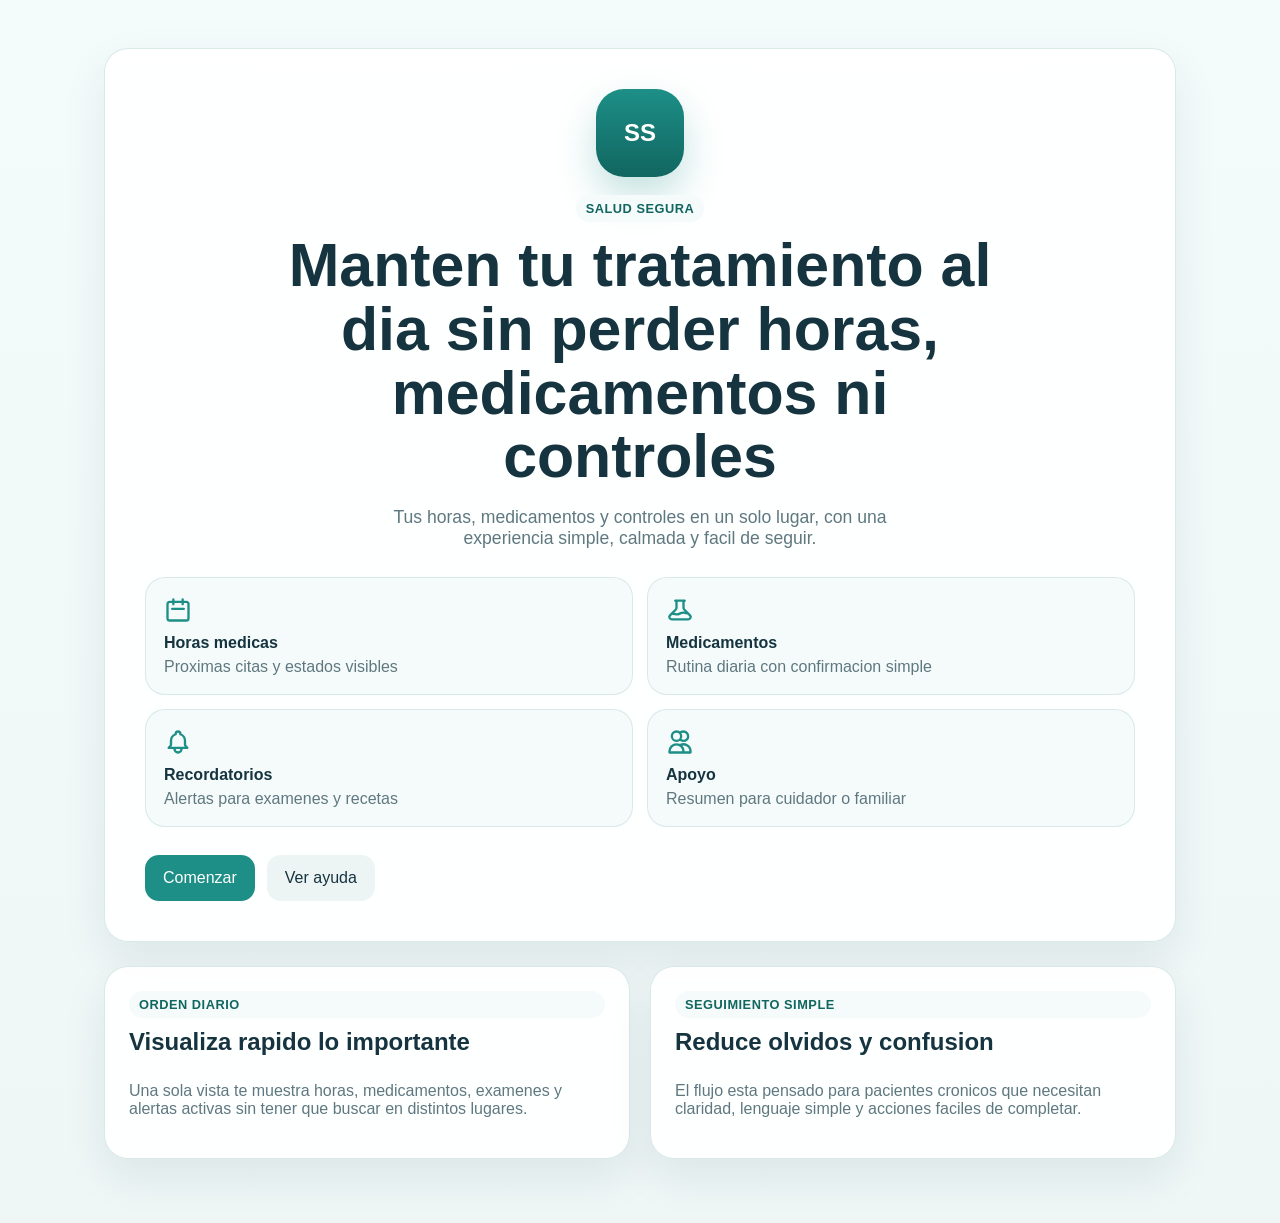
<file: index.html>
<!DOCTYPE html>
<html lang="es">
<head>
  <meta charset="UTF-8">
  <meta name="viewport" content="width=device-width, initial-scale=1.0">
  <title>Salud Segura | Inicio</title>
  <link rel="stylesheet" href="styles.css">
</head>
<body>
  <div class="app-shell landing-shell">
    <main class="screen landing-screen">
      <section class="hero-card hero-card-centered">
        <div class="brand-mark">SS</div>
        <span class="eyebrow">Salud Segura</span>
        <h1>Manten tu tratamiento al dia sin perder horas, medicamentos ni controles</h1>
        <p class="lead">Tus horas, medicamentos y controles en un solo lugar, con una experiencia simple, calmada y facil de seguir.</p>
        <div class="hero-feature-grid">
          <article class="benefit-tile">
            <svg class="tile-icon" fill="none" stroke="currentColor" viewBox="0 0 24 24" xmlns="http://www.w3.org/2000/svg"><path stroke-linecap="round" stroke-linejoin="round" stroke-width="2" d="M8 7V3m8 4V3m-9 8h10M5 21h14a2 2 0 002-2V7a2 2 0 00-2-2H5a2 2 0 00-2 2v12a2 2 0 002 2z"></path></svg>
            <strong>Horas medicas</strong>
            <span>Proximas citas y estados visibles</span>
          </article>
          <article class="benefit-tile">
            <svg class="tile-icon" fill="none" stroke="currentColor" viewBox="0 0 24 24" xmlns="http://www.w3.org/2000/svg"><path stroke-linecap="round" stroke-linejoin="round" stroke-width="2" d="M19.428 15.428a2 2 0 00-1.022-.547l-2.387-.477a6 6 0 00-3.86.517l-.318.158a6 6 0 01-3.86.517L6.05 15.21a2 2 0 00-1.806.547M8 4h8l-1 1v5.172a2 2 0 00.586 1.414l5 5c1.26 1.26.367 3.414-1.415 3.414H4.828c-1.782 0-2.674-2.154-1.414-3.414l5-5A2 2 0 009 10.172V5L8 4z"></path></svg>
            <strong>Medicamentos</strong>
            <span>Rutina diaria con confirmacion simple</span>
          </article>
          <article class="benefit-tile">
            <svg class="tile-icon" fill="none" stroke="currentColor" viewBox="0 0 24 24" xmlns="http://www.w3.org/2000/svg"><path stroke-linecap="round" stroke-linejoin="round" stroke-width="2" d="M15 17h5l-1.405-1.405A2.032 2.032 0 0118 14.158V11a6.002 6.002 0 00-4-5.659V5a2 2 0 10-4 0v.341C7.67 6.165 6 8.388 6 11v3.159c0 .538-.214 1.055-.595 1.436L4 17h5m6 0v1a3 3 0 11-6 0v-1m6 0H9"></path></svg>
            <strong>Recordatorios</strong>
            <span>Alertas para examenes y recetas</span>
          </article>
          <article class="benefit-tile">
            <svg class="tile-icon" fill="none" stroke="currentColor" viewBox="0 0 24 24" xmlns="http://www.w3.org/2000/svg"><path stroke-linecap="round" stroke-linejoin="round" stroke-width="2" d="M12 4.354a4 4 0 110 5.292M15 21H3v-1a6 6 0 0112 0v1zm0 0h6v-1a6 6 0 00-9-5.197M13 7a4 4 0 11-8 0 4 4 0 018 0z"></path></svg>
            <strong>Apoyo</strong>
            <span>Resumen para cuidador o familiar</span>
          </article>
        </div>
        <div class="hero-actions">
          <a class="button button-primary" href="dashboard.html">Comenzar</a>
          <a class="button button-secondary" href="ayuda.html">Ver ayuda</a>
        </div>
      </section>

      <section class="grid two-columns">
        <article class="card feature-card feature-card-vertical">
          <span class="card-label">Orden diario</span>
          <h2>Visualiza rapido lo importante</h2>
          <p>Una sola vista te muestra horas, medicamentos, examenes y alertas activas sin tener que buscar en distintos lugares.</p>
        </article>
        <article class="card feature-card feature-card-vertical">
          <span class="card-label">Seguimiento simple</span>
          <h2>Reduce olvidos y confusion</h2>
          <p>El flujo esta pensado para pacientes cronicos que necesitan claridad, lenguaje simple y acciones faciles de completar.</p>
        </article>
      </section>
    </main>
  </div>
</body>
</html>
</file>
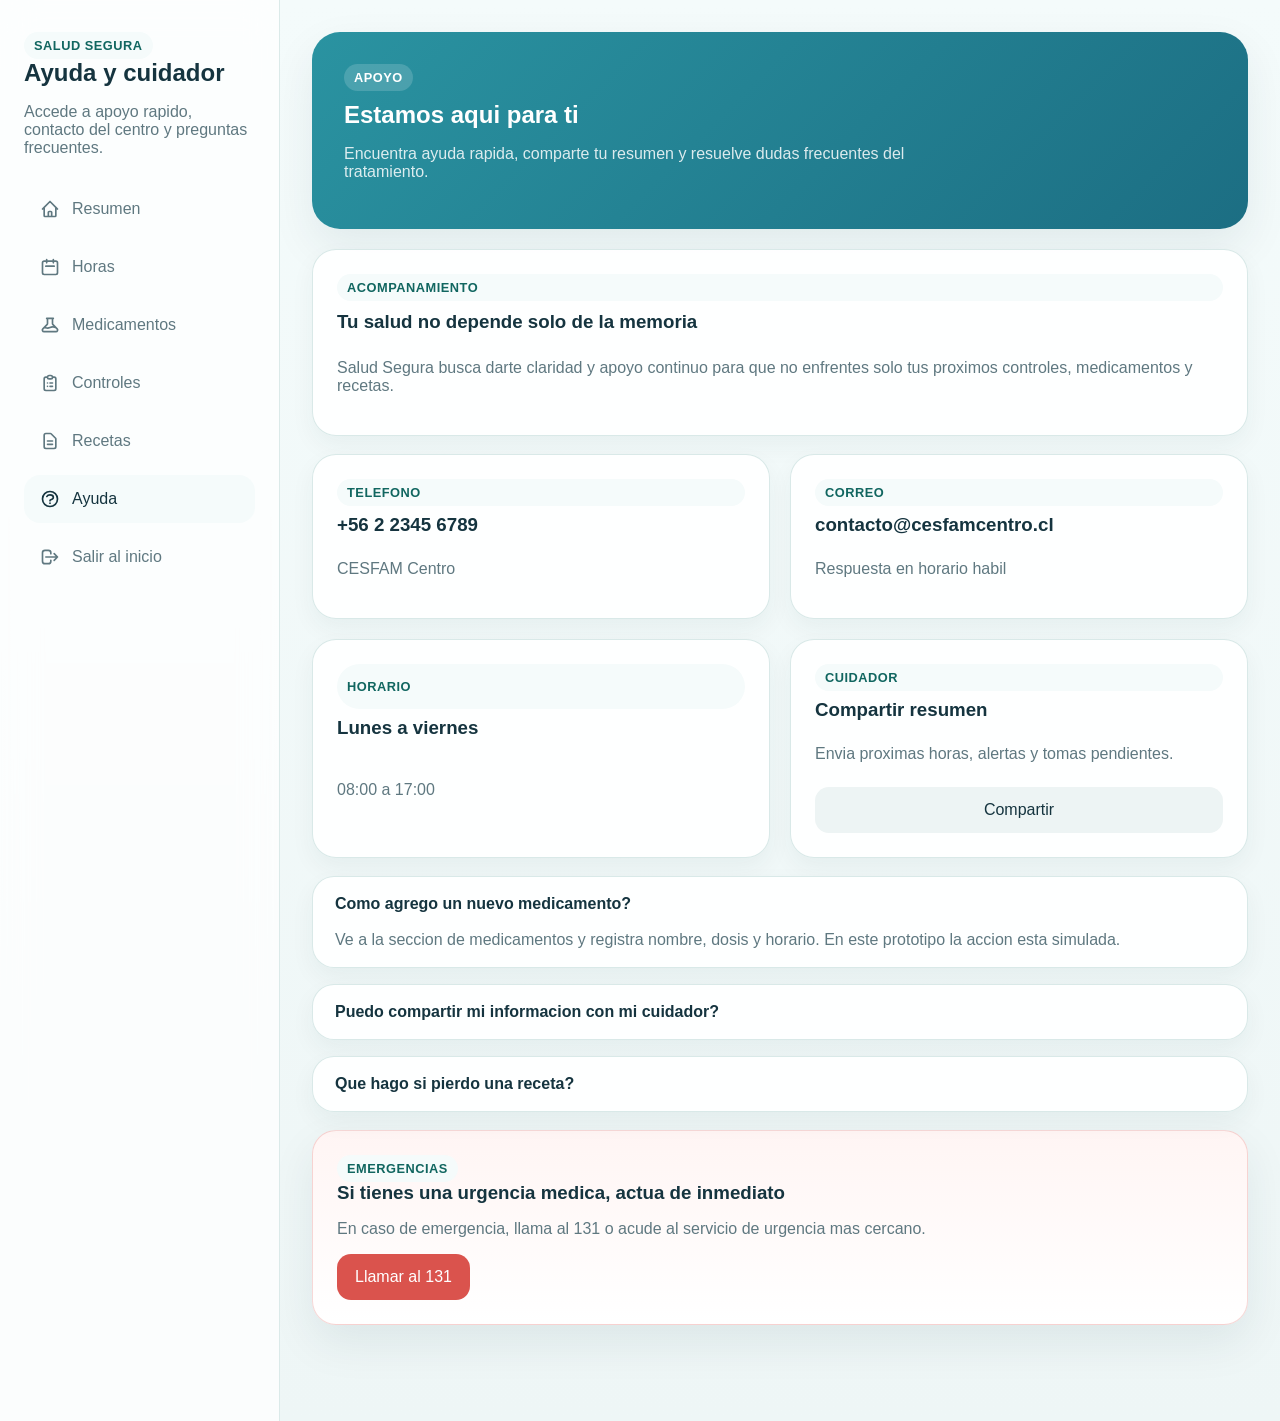
<file: ayuda.html>
<!DOCTYPE html>
<html lang="es">
<head>
  <meta charset="UTF-8">
  <meta name="viewport" content="width=device-width, initial-scale=1.0">
  <title>Salud Segura | Ayuda</title>
  <link rel="stylesheet" href="styles.css">
</head>
<body>
  <div class="app-shell">
    <aside class="sidebar">
      <div>
        <a href="index.html" class="eyebrow">Salud Segura</a>
        <h1>Ayuda y cuidador</h1>
        <p class="sidebar-copy">Accede a apoyo rapido, contacto del centro y preguntas frecuentes.</p>
      </div>
      <nav class="nav-list" aria-label="Principal">
        <a class="nav-link" href="dashboard.html"><svg class="nav-icon" fill="none" stroke="currentColor" viewBox="0 0 24 24" xmlns="http://www.w3.org/2000/svg"><path stroke-linecap="round" stroke-linejoin="round" stroke-width="2" d="M3 12l2-2m0 0l7-7 7 7M5 10v10a1 1 0 001 1h3m10-11l2 2m-2-2v10a1 1 0 01-1 1h-3m-6 0a1 1 0 001-1v-4a1 1 0 011-1h2a1 1 0 011 1v4a1 1 0 001 1m-6 0h6"></path></svg> Resumen</a>
        <a class="nav-link" href="horas.html"><svg class="nav-icon" fill="none" stroke="currentColor" viewBox="0 0 24 24" xmlns="http://www.w3.org/2000/svg"><path stroke-linecap="round" stroke-linejoin="round" stroke-width="2" d="M8 7V3m8 4V3m-9 8h10M5 21h14a2 2 0 002-2V7a2 2 0 00-2-2H5a2 2 0 00-2 2v12a2 2 0 002 2z"></path></svg> Horas</a>
        <a class="nav-link" href="medicamentos.html"><svg class="nav-icon" fill="none" stroke="currentColor" viewBox="0 0 24 24" xmlns="http://www.w3.org/2000/svg"><path stroke-linecap="round" stroke-linejoin="round" stroke-width="2" d="M19.428 15.428a2 2 0 00-1.022-.547l-2.387-.477a6 6 0 00-3.86.517l-.318.158a6 6 0 01-3.86.517L6.05 15.21a2 2 0 00-1.806.547M8 4h8l-1 1v5.172a2 2 0 00.586 1.414l5 5c1.26 1.26.367 3.414-1.415 3.414H4.828c-1.782 0-2.674-2.154-1.414-3.414l5-5A2 2 0 009 10.172V5L8 4z"></path></svg> Medicamentos</a>
        <a class="nav-link" href="controles.html"><svg class="nav-icon" fill="none" stroke="currentColor" viewBox="0 0 24 24" xmlns="http://www.w3.org/2000/svg"><path stroke-linecap="round" stroke-linejoin="round" stroke-width="2" d="M9 5H7a2 2 0 00-2 2v12a2 2 0 002 2h10a2 2 0 002-2V7a2 2 0 00-2-2h-2M9 5a2 2 0 002 2h2a2 2 0 002-2M9 5a2 2 0 012-2h2a2 2 0 012 2m-3 7h3m-3 4h3m-6-4h.01M9 16h.01"></path></svg> Controles</a>
        <a class="nav-link" href="recetas.html"><svg class="nav-icon" fill="none" stroke="currentColor" viewBox="0 0 24 24" xmlns="http://www.w3.org/2000/svg"><path stroke-linecap="round" stroke-linejoin="round" stroke-width="2" d="M9 12h6m-6 4h6m2 5H7a2 2 0 01-2-2V5a2 2 0 012-2h5.586a1 1 0 01.707.293l5.414 5.414a1 1 0 01.293.707V19a2 2 0 01-2 2z"></path></svg> Recetas</a>
        <a class="nav-link active" href="ayuda.html"><svg class="nav-icon" fill="none" stroke="currentColor" viewBox="0 0 24 24" xmlns="http://www.w3.org/2000/svg"><path stroke-linecap="round" stroke-linejoin="round" stroke-width="2" d="M8.228 9c.549-1.165 2.03-2 3.772-2 2.21 0 4 1.343 4 3 0 1.4-1.278 2.575-3.006 2.907-.542.104-.994.54-.994 1.093m0 3h.01M21 12a9 9 0 11-18 0 9 9 0 0118 0z"></path></svg> Ayuda</a>
        <a class="nav-link" href="index.html"><svg class="nav-icon" fill="none" stroke="currentColor" viewBox="0 0 24 24" xmlns="http://www.w3.org/2000/svg"><path stroke-linecap="round" stroke-linejoin="round" stroke-width="2" d="M17 16l4-4m0 0l-4-4m4 4H7m6 4v1a3 3 0 01-3 3H6a3 3 0 01-3-3V7a3 3 0 013-3h4a3 3 0 013 3v1"></path></svg> Salir al inicio</a>
      </nav>
    </aside>

    <main class="screen screen-with-bottom-nav">
      <section class="section-hero section-hero-primary">
        <div>
          <span class="eyebrow eyebrow-on-hero">Apoyo</span>
          <h2>Estamos aqui para ti</h2>
          <p class="hero-copy">Encuentra ayuda rapida, comparte tu resumen y resuelve dudas frecuentes del tratamiento.</p>
        </div>
      </section>

      <section class="card support-card">
        <span class="card-label">Acompanamiento</span>
        <h3>Tu salud no depende solo de la memoria</h3>
        <p>Salud Segura busca darte claridad y apoyo continuo para que no enfrentes solo tus proximos controles, medicamentos y recetas.</p>
      </section>

      <section class="grid two-columns">
        <article class="card contact-card">
          <span class="card-label">Telefono</span>
          <h3>+56 2 2345 6789</h3>
          <p>CESFAM Centro</p>
        </article>
        <article class="card contact-card">
          <span class="card-label">Correo</span>
          <h3>contacto@cesfamcentro.cl</h3>
          <p>Respuesta en horario habil</p>
        </article>
        <article class="card contact-card">
          <span class="card-label">Horario</span>
          <h3>Lunes a viernes</h3>
          <p>08:00 a 17:00</p>
        </article>
        <article class="card contact-card">
          <span class="card-label">Cuidador</span>
          <h3>Compartir resumen</h3>
          <p>Envia proximas horas, alertas y tomas pendientes.</p>
          <button class="button button-secondary" type="button">Compartir</button>
        </article>
      </section>

      <section class="stack faq-stack">
        <details class="faq-card" open>
          <summary>Como agrego un nuevo medicamento?</summary>
          <p>Ve a la seccion de medicamentos y registra nombre, dosis y horario. En este prototipo la accion esta simulada.</p>
        </details>
        <details class="faq-card">
          <summary>Puedo compartir mi informacion con mi cuidador?</summary>
          <p>Si. La app contempla un resumen simple para enviar a un familiar o persona de apoyo.</p>
        </details>
        <details class="faq-card">
          <summary>Que hago si pierdo una receta?</summary>
          <p>Contacta a tu centro de salud usando los datos disponibles en esta pantalla y solicita orientacion.</p>
        </details>
      </section>

      <section class="card emergency-card">
        <span class="card-label">Emergencias</span>
        <h3>Si tienes una urgencia medica, actua de inmediato</h3>
        <p>En caso de emergencia, llama al 131 o acude al servicio de urgencia mas cercano.</p>
        <button class="button button-danger" type="button">Llamar al 131</button>
      </section>
    </main>
  </div>

  <nav class="bottom-nav" aria-label="Principal movil">
    <a class="bottom-nav-link" href="dashboard.html">
    <svg class="bottom-nav-icon" fill="none" stroke="currentColor" viewBox="0 0 24 24" xmlns="http://www.w3.org/2000/svg"><path stroke-linecap="round" stroke-linejoin="round" stroke-width="2" d="M3 12l2-2m0 0l7-7 7 7M5 10v10a1 1 0 001 1h3m10-11l2 2m-2-2v10a1 1 0 01-1 1h-3m-6 0a1 1 0 001-1v-4a1 1 0 011-1h2a1 1 0 011 1v4a1 1 0 001 1m-6 0h6"></path></svg>
    Inicio</a>
    <a class="bottom-nav-link" href="horas.html">
    <svg class="bottom-nav-icon" fill="none" stroke="currentColor" viewBox="0 0 24 24" xmlns="http://www.w3.org/2000/svg"><path stroke-linecap="round" stroke-linejoin="round" stroke-width="2" d="M8 7V3m8 4V3m-9 8h10M5 21h14a2 2 0 002-2V7a2 2 0 00-2-2H5a2 2 0 00-2 2v12a2 2 0 002 2z"></path></svg>
    Horas</a>
    <a class="bottom-nav-link" href="medicamentos.html">
    <svg class="bottom-nav-icon" fill="none" stroke="currentColor" viewBox="0 0 24 24" xmlns="http://www.w3.org/2000/svg"><path stroke-linecap="round" stroke-linejoin="round" stroke-width="2" d="M19.428 15.428a2 2 0 00-1.022-.547l-2.387-.477a6 6 0 00-3.86.517l-.318.158a6 6 0 01-3.86.517L6.05 15.21a2 2 0 00-1.806.547M8 4h8l-1 1v5.172a2 2 0 00.586 1.414l5 5c1.26 1.26.367 3.414-1.415 3.414H4.828c-1.782 0-2.674-2.154-1.414-3.414l5-5A2 2 0 009 10.172V5L8 4z"></path></svg>
    Medic.</a>
    <a class="bottom-nav-link" href="controles.html">
    <svg class="bottom-nav-icon" fill="none" stroke="currentColor" viewBox="0 0 24 24" xmlns="http://www.w3.org/2000/svg"><path stroke-linecap="round" stroke-linejoin="round" stroke-width="2" d="M9 5H7a2 2 0 00-2 2v12a2 2 0 002 2h10a2 2 0 002-2V7a2 2 0 00-2-2h-2M9 5a2 2 0 002 2h2a2 2 0 002-2M9 5a2 2 0 012-2h2a2 2 0 012 2m-3 7h3m-3 4h3m-6-4h.01M9 16h.01"></path></svg>
    Control</a>
    <a class="bottom-nav-link active" href="ayuda.html">
    <svg class="bottom-nav-icon" fill="none" stroke="currentColor" viewBox="0 0 24 24" xmlns="http://www.w3.org/2000/svg"><path stroke-linecap="round" stroke-linejoin="round" stroke-width="2" d="M8.228 9c.549-1.165 2.03-2 3.772-2 2.21 0 4 1.343 4 3 0 1.4-1.278 2.575-3.006 2.907-.542.104-.994.54-.994 1.093m0 3h.01M21 12a9 9 0 11-18 0 9 9 0 0118 0z"></path></svg>
    Ayuda</a>
  </nav>

  <script src="script.js"></script>
</body>
</html>
</file>
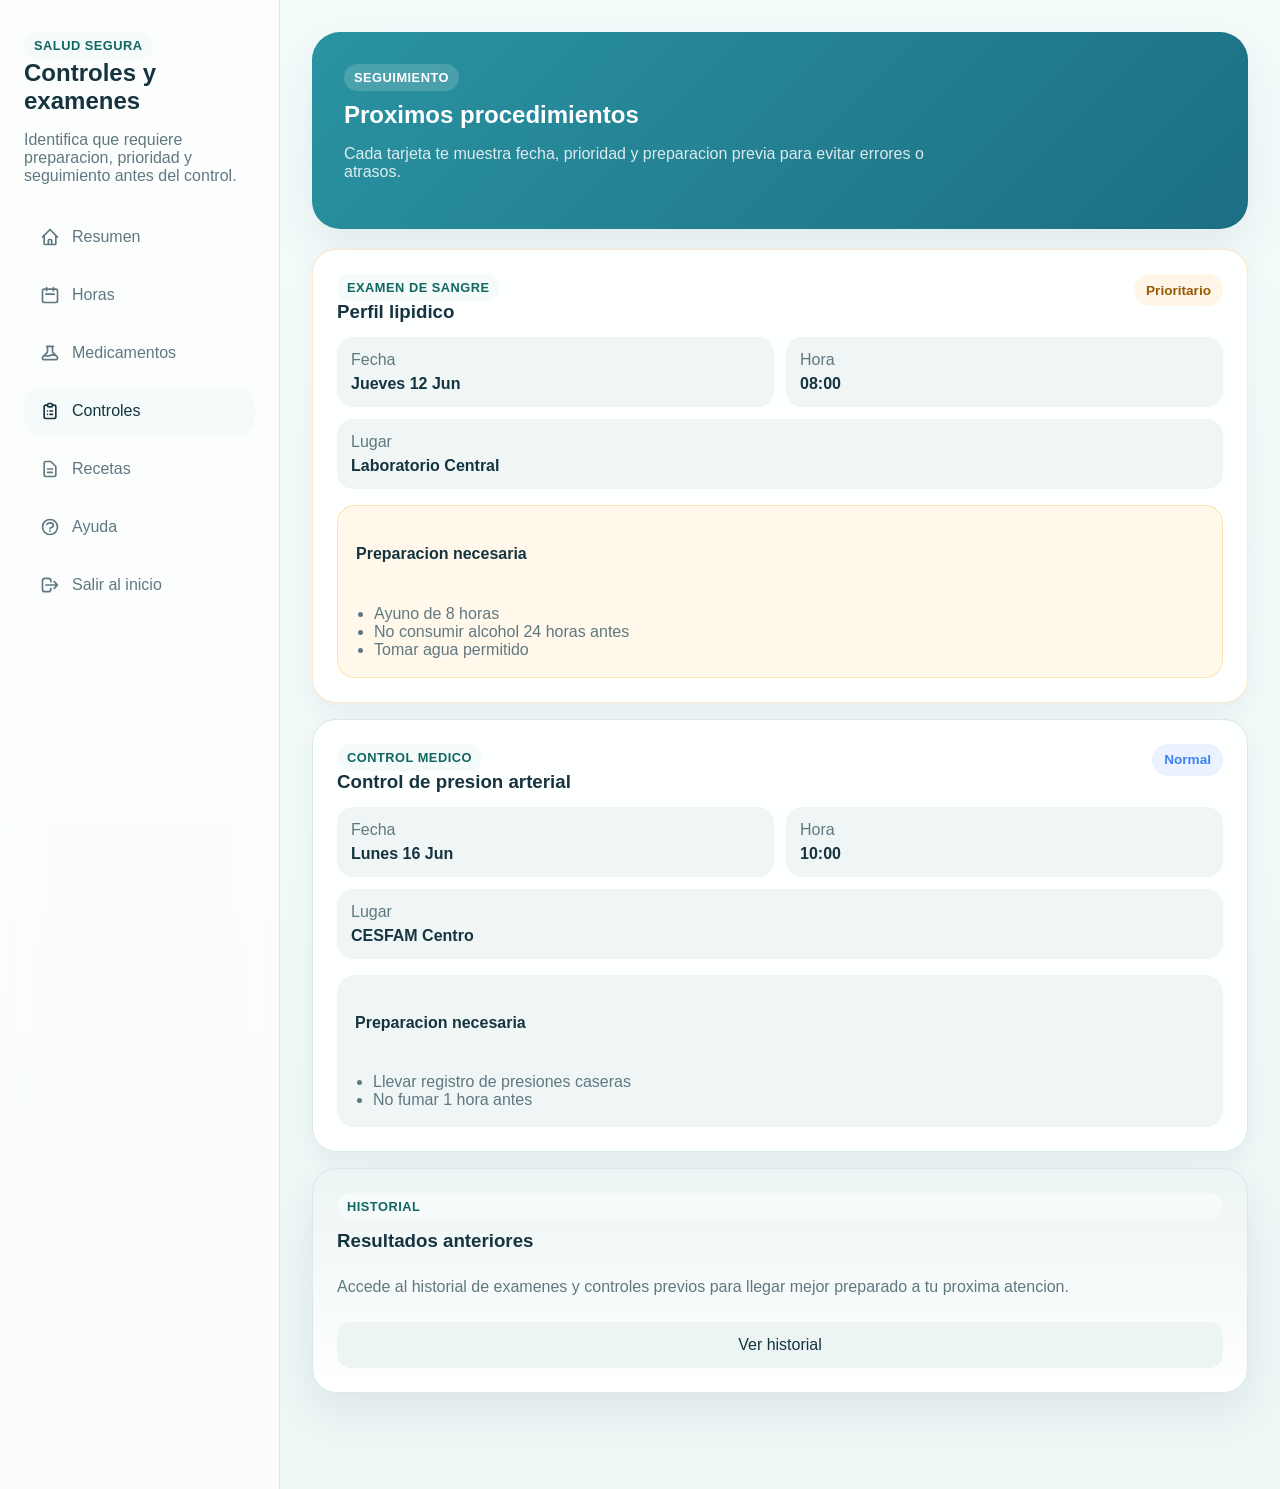
<file: controles.html>
<!DOCTYPE html>
<html lang="es">
<head>
  <meta charset="UTF-8">
  <meta name="viewport" content="width=device-width, initial-scale=1.0">
  <title>Salud Segura | Controles y examenes</title>
  <link rel="stylesheet" href="styles.css">
</head>
<body>
  <div class="app-shell">
    <aside class="sidebar">
      <div>
        <a href="index.html" class="eyebrow">Salud Segura</a>
        <h1>Controles y examenes</h1>
        <p class="sidebar-copy">Identifica que requiere preparacion, prioridad y seguimiento antes del control.</p>
      </div>
      <nav class="nav-list" aria-label="Principal">
        <a class="nav-link" href="dashboard.html"><svg class="nav-icon" fill="none" stroke="currentColor" viewBox="0 0 24 24" xmlns="http://www.w3.org/2000/svg"><path stroke-linecap="round" stroke-linejoin="round" stroke-width="2" d="M3 12l2-2m0 0l7-7 7 7M5 10v10a1 1 0 001 1h3m10-11l2 2m-2-2v10a1 1 0 01-1 1h-3m-6 0a1 1 0 001-1v-4a1 1 0 011-1h2a1 1 0 011 1v4a1 1 0 001 1m-6 0h6"></path></svg> Resumen</a>
        <a class="nav-link" href="horas.html"><svg class="nav-icon" fill="none" stroke="currentColor" viewBox="0 0 24 24" xmlns="http://www.w3.org/2000/svg"><path stroke-linecap="round" stroke-linejoin="round" stroke-width="2" d="M8 7V3m8 4V3m-9 8h10M5 21h14a2 2 0 002-2V7a2 2 0 00-2-2H5a2 2 0 00-2 2v12a2 2 0 002 2z"></path></svg> Horas</a>
        <a class="nav-link" href="medicamentos.html"><svg class="nav-icon" fill="none" stroke="currentColor" viewBox="0 0 24 24" xmlns="http://www.w3.org/2000/svg"><path stroke-linecap="round" stroke-linejoin="round" stroke-width="2" d="M19.428 15.428a2 2 0 00-1.022-.547l-2.387-.477a6 6 0 00-3.86.517l-.318.158a6 6 0 01-3.86.517L6.05 15.21a2 2 0 00-1.806.547M8 4h8l-1 1v5.172a2 2 0 00.586 1.414l5 5c1.26 1.26.367 3.414-1.415 3.414H4.828c-1.782 0-2.674-2.154-1.414-3.414l5-5A2 2 0 009 10.172V5L8 4z"></path></svg> Medicamentos</a>
        <a class="nav-link active" href="controles.html"><svg class="nav-icon" fill="none" stroke="currentColor" viewBox="0 0 24 24" xmlns="http://www.w3.org/2000/svg"><path stroke-linecap="round" stroke-linejoin="round" stroke-width="2" d="M9 5H7a2 2 0 00-2 2v12a2 2 0 002 2h10a2 2 0 002-2V7a2 2 0 00-2-2h-2M9 5a2 2 0 002 2h2a2 2 0 002-2M9 5a2 2 0 012-2h2a2 2 0 012 2m-3 7h3m-3 4h3m-6-4h.01M9 16h.01"></path></svg> Controles</a>
        <a class="nav-link" href="recetas.html"><svg class="nav-icon" fill="none" stroke="currentColor" viewBox="0 0 24 24" xmlns="http://www.w3.org/2000/svg"><path stroke-linecap="round" stroke-linejoin="round" stroke-width="2" d="M9 12h6m-6 4h6m2 5H7a2 2 0 01-2-2V5a2 2 0 012-2h5.586a1 1 0 01.707.293l5.414 5.414a1 1 0 01.293.707V19a2 2 0 01-2 2z"></path></svg> Recetas</a>
        <a class="nav-link" href="ayuda.html"><svg class="nav-icon" fill="none" stroke="currentColor" viewBox="0 0 24 24" xmlns="http://www.w3.org/2000/svg"><path stroke-linecap="round" stroke-linejoin="round" stroke-width="2" d="M8.228 9c.549-1.165 2.03-2 3.772-2 2.21 0 4 1.343 4 3 0 1.4-1.278 2.575-3.006 2.907-.542.104-.994.54-.994 1.093m0 3h.01M21 12a9 9 0 11-18 0 9 9 0 0118 0z"></path></svg> Ayuda</a>
        <a class="nav-link" href="index.html"><svg class="nav-icon" fill="none" stroke="currentColor" viewBox="0 0 24 24" xmlns="http://www.w3.org/2000/svg"><path stroke-linecap="round" stroke-linejoin="round" stroke-width="2" d="M17 16l4-4m0 0l-4-4m4 4H7m6 4v1a3 3 0 01-3 3H6a3 3 0 01-3-3V7a3 3 0 013-3h4a3 3 0 013 3v1"></path></svg> Salir al inicio</a>
      </nav>
    </aside>

    <main class="screen screen-with-bottom-nav">
      <section class="section-hero section-hero-primary">
        <div>
          <span class="eyebrow eyebrow-on-hero">Seguimiento</span>
          <h2>Proximos procedimientos</h2>
          <p class="hero-copy">Cada tarjeta te muestra fecha, prioridad y preparacion previa para evitar errores o atrasos.</p>
        </div>
      </section>

      <section class="stack">
        <article class="card control-card control-card-priority">
          <div class="card-topline">
            <div>
              <span class="card-label">Examen de sangre</span>
              <h3>Perfil lipidico</h3>
            </div>
            <span class="status-badge warning">Prioritario</span>
          </div>
          <div class="detail-grid">
            <div class="detail-item">
              <span>Fecha</span>
              <strong>Jueves 12 Jun</strong>
            </div>
            <div class="detail-item">
              <span>Hora</span>
              <strong>08:00</strong>
            </div>
            <div class="detail-item detail-item-full">
              <span>Lugar</span>
              <strong>Laboratorio Central</strong>
            </div>
          </div>
          <div class="prep-box prep-box-warning">
            <h4>Preparacion necesaria</h4>
            <ul class="clean-list">
              <li>Ayuno de 8 horas</li>
              <li>No consumir alcohol 24 horas antes</li>
              <li>Tomar agua permitido</li>
            </ul>
          </div>
        </article>

        <article class="card control-card">
          <div class="card-topline">
            <div>
              <span class="card-label">Control medico</span>
              <h3>Control de presion arterial</h3>
            </div>
            <span class="status-badge info">Normal</span>
          </div>
          <div class="detail-grid">
            <div class="detail-item">
              <span>Fecha</span>
              <strong>Lunes 16 Jun</strong>
            </div>
            <div class="detail-item">
              <span>Hora</span>
              <strong>10:00</strong>
            </div>
            <div class="detail-item detail-item-full">
              <span>Lugar</span>
              <strong>CESFAM Centro</strong>
            </div>
          </div>
          <div class="prep-box">
            <h4>Preparacion necesaria</h4>
            <ul class="clean-list">
              <li>Llevar registro de presiones caseras</li>
              <li>No fumar 1 hora antes</li>
            </ul>
          </div>
        </article>

        <section class="card soft-panel">
          <span class="card-label">Historial</span>
          <h3>Resultados anteriores</h3>
          <p>Accede al historial de examenes y controles previos para llegar mejor preparado a tu proxima atencion.</p>
          <button class="button button-secondary" type="button">Ver historial</button>
        </section>
      </section>
    </main>
  </div>

  <nav class="bottom-nav" aria-label="Principal movil">
    <a class="bottom-nav-link" href="dashboard.html">
    <svg class="bottom-nav-icon" fill="none" stroke="currentColor" viewBox="0 0 24 24" xmlns="http://www.w3.org/2000/svg"><path stroke-linecap="round" stroke-linejoin="round" stroke-width="2" d="M3 12l2-2m0 0l7-7 7 7M5 10v10a1 1 0 001 1h3m10-11l2 2m-2-2v10a1 1 0 01-1 1h-3m-6 0a1 1 0 001-1v-4a1 1 0 011-1h2a1 1 0 011 1v4a1 1 0 001 1m-6 0h6"></path></svg>
    Inicio</a>
    <a class="bottom-nav-link" href="horas.html">
    <svg class="bottom-nav-icon" fill="none" stroke="currentColor" viewBox="0 0 24 24" xmlns="http://www.w3.org/2000/svg"><path stroke-linecap="round" stroke-linejoin="round" stroke-width="2" d="M8 7V3m8 4V3m-9 8h10M5 21h14a2 2 0 002-2V7a2 2 0 00-2-2H5a2 2 0 00-2 2v12a2 2 0 002 2z"></path></svg>
    Horas</a>
    <a class="bottom-nav-link" href="medicamentos.html">
    <svg class="bottom-nav-icon" fill="none" stroke="currentColor" viewBox="0 0 24 24" xmlns="http://www.w3.org/2000/svg"><path stroke-linecap="round" stroke-linejoin="round" stroke-width="2" d="M19.428 15.428a2 2 0 00-1.022-.547l-2.387-.477a6 6 0 00-3.86.517l-.318.158a6 6 0 01-3.86.517L6.05 15.21a2 2 0 00-1.806.547M8 4h8l-1 1v5.172a2 2 0 00.586 1.414l5 5c1.26 1.26.367 3.414-1.415 3.414H4.828c-1.782 0-2.674-2.154-1.414-3.414l5-5A2 2 0 009 10.172V5L8 4z"></path></svg>
    Medic.</a>
    <a class="bottom-nav-link active" href="controles.html">
    <svg class="bottom-nav-icon" fill="none" stroke="currentColor" viewBox="0 0 24 24" xmlns="http://www.w3.org/2000/svg"><path stroke-linecap="round" stroke-linejoin="round" stroke-width="2" d="M9 5H7a2 2 0 00-2 2v12a2 2 0 002 2h10a2 2 0 002-2V7a2 2 0 00-2-2h-2M9 5a2 2 0 002 2h2a2 2 0 002-2M9 5a2 2 0 012-2h2a2 2 0 012 2m-3 7h3m-3 4h3m-6-4h.01M9 16h.01"></path></svg>
    Control</a>
    <a class="bottom-nav-link" href="ayuda.html">
    <svg class="bottom-nav-icon" fill="none" stroke="currentColor" viewBox="0 0 24 24" xmlns="http://www.w3.org/2000/svg"><path stroke-linecap="round" stroke-linejoin="round" stroke-width="2" d="M8.228 9c.549-1.165 2.03-2 3.772-2 2.21 0 4 1.343 4 3 0 1.4-1.278 2.575-3.006 2.907-.542.104-.994.54-.994 1.093m0 3h.01M21 12a9 9 0 11-18 0 9 9 0 0118 0z"></path></svg>
    Ayuda</a>
  </nav>
</body>
</html>
</file>
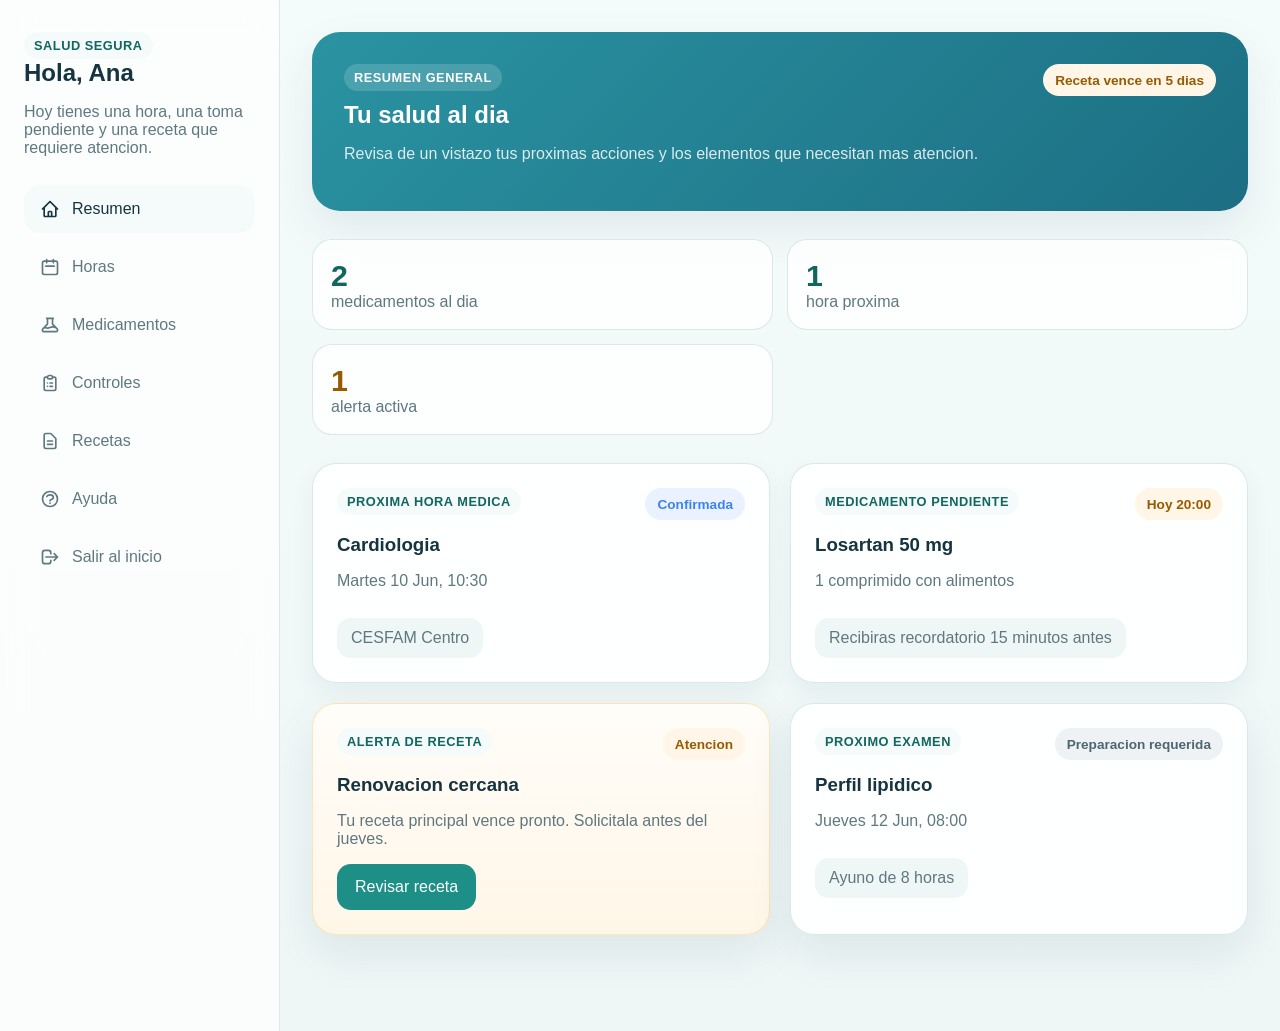
<file: dashboard.html>
<!DOCTYPE html>
<html lang="es">
<head>
  <meta charset="UTF-8">
  <meta name="viewport" content="width=device-width, initial-scale=1.0">
  <title>Salud Segura | Dashboard</title>
  <link rel="stylesheet" href="styles.css">
</head>
<body>
  <div class="app-shell">
    <aside class="sidebar">
      <div>
        <a href="index.html" class="eyebrow">Salud Segura</a>
        <h1>Hola, Ana</h1>
        <p class="sidebar-copy">Hoy tienes una hora, una toma pendiente y una receta que requiere atencion.</p>
      </div>
      <nav class="nav-list" aria-label="Principal">
        <a class="nav-link active" href="dashboard.html"><svg class="nav-icon" fill="none" stroke="currentColor" viewBox="0 0 24 24" xmlns="http://www.w3.org/2000/svg"><path stroke-linecap="round" stroke-linejoin="round" stroke-width="2" d="M3 12l2-2m0 0l7-7 7 7M5 10v10a1 1 0 001 1h3m10-11l2 2m-2-2v10a1 1 0 01-1 1h-3m-6 0a1 1 0 001-1v-4a1 1 0 011-1h2a1 1 0 011 1v4a1 1 0 001 1m-6 0h6"></path></svg> Resumen</a>
        <a class="nav-link" href="horas.html"><svg class="nav-icon" fill="none" stroke="currentColor" viewBox="0 0 24 24" xmlns="http://www.w3.org/2000/svg"><path stroke-linecap="round" stroke-linejoin="round" stroke-width="2" d="M8 7V3m8 4V3m-9 8h10M5 21h14a2 2 0 002-2V7a2 2 0 00-2-2H5a2 2 0 00-2 2v12a2 2 0 002 2z"></path></svg> Horas</a>
        <a class="nav-link" href="medicamentos.html"><svg class="nav-icon" fill="none" stroke="currentColor" viewBox="0 0 24 24" xmlns="http://www.w3.org/2000/svg"><path stroke-linecap="round" stroke-linejoin="round" stroke-width="2" d="M19.428 15.428a2 2 0 00-1.022-.547l-2.387-.477a6 6 0 00-3.86.517l-.318.158a6 6 0 01-3.86.517L6.05 15.21a2 2 0 00-1.806.547M8 4h8l-1 1v5.172a2 2 0 00.586 1.414l5 5c1.26 1.26.367 3.414-1.415 3.414H4.828c-1.782 0-2.674-2.154-1.414-3.414l5-5A2 2 0 009 10.172V5L8 4z"></path></svg> Medicamentos</a>
        <a class="nav-link" href="controles.html"><svg class="nav-icon" fill="none" stroke="currentColor" viewBox="0 0 24 24" xmlns="http://www.w3.org/2000/svg"><path stroke-linecap="round" stroke-linejoin="round" stroke-width="2" d="M9 5H7a2 2 0 00-2 2v12a2 2 0 002 2h10a2 2 0 002-2V7a2 2 0 00-2-2h-2M9 5a2 2 0 002 2h2a2 2 0 002-2M9 5a2 2 0 012-2h2a2 2 0 012 2m-3 7h3m-3 4h3m-6-4h.01M9 16h.01"></path></svg> Controles</a>
        <a class="nav-link" href="recetas.html"><svg class="nav-icon" fill="none" stroke="currentColor" viewBox="0 0 24 24" xmlns="http://www.w3.org/2000/svg"><path stroke-linecap="round" stroke-linejoin="round" stroke-width="2" d="M9 12h6m-6 4h6m2 5H7a2 2 0 01-2-2V5a2 2 0 012-2h5.586a1 1 0 01.707.293l5.414 5.414a1 1 0 01.293.707V19a2 2 0 01-2 2z"></path></svg> Recetas</a>
        <a class="nav-link" href="ayuda.html"><svg class="nav-icon" fill="none" stroke="currentColor" viewBox="0 0 24 24" xmlns="http://www.w3.org/2000/svg"><path stroke-linecap="round" stroke-linejoin="round" stroke-width="2" d="M8.228 9c.549-1.165 2.03-2 3.772-2 2.21 0 4 1.343 4 3 0 1.4-1.278 2.575-3.006 2.907-.542.104-.994.54-.994 1.093m0 3h.01M21 12a9 9 0 11-18 0 9 9 0 0118 0z"></path></svg> Ayuda</a>
        <a class="nav-link" href="index.html"><svg class="nav-icon" fill="none" stroke="currentColor" viewBox="0 0 24 24" xmlns="http://www.w3.org/2000/svg"><path stroke-linecap="round" stroke-linejoin="round" stroke-width="2" d="M17 16l4-4m0 0l-4-4m4 4H7m6 4v1a3 3 0 01-3 3H6a3 3 0 01-3-3V7a3 3 0 013-3h4a3 3 0 013 3v1"></path></svg> Salir al inicio</a>
      </nav>
    </aside>

    <main class="screen screen-with-bottom-nav">
      <section class="section-hero section-hero-primary">
        <div>
          <span class="eyebrow eyebrow-on-hero">Resumen general</span>
          <h2>Tu salud al dia</h2>
          <p class="hero-copy">Revisa de un vistazo tus proximas acciones y los elementos que necesitan mas atencion.</p>
        </div>
        <span class="status-badge warning">Receta vence en 5 dias</span>
      </section>

      <section class="soft-stat-grid">
        <article class="metric-card">
          <strong>2</strong>
          <span>medicamentos al dia</span>
        </article>
        <article class="metric-card">
          <strong>1</strong>
          <span>hora proxima</span>
        </article>
        <article class="metric-card metric-card-warning">
          <strong>1</strong>
          <span>alerta activa</span>
        </article>
      </section>

      <section class="grid two-columns">
        <article class="card card-clickable">
          <div class="card-topline">
            <span class="card-label">Proxima hora medica</span>
            <span class="status-badge info">Confirmada</span>
          </div>
          <h3>Cardiologia</h3>
          <p>Martes 10 Jun, 10:30</p>
          <div class="info-strip">CESFAM Centro</div>
        </article>

        <article class="card card-clickable">
          <div class="card-topline">
            <span class="card-label">Medicamento pendiente</span>
            <span class="status-badge alert">Hoy 20:00</span>
          </div>
          <h3>Losartan 50 mg</h3>
          <p>1 comprimido con alimentos</p>
          <div class="info-strip">Recibiras recordatorio 15 minutos antes</div>
        </article>

        <article class="card card-alert">
          <div class="card-topline">
            <span class="card-label">Alerta de receta</span>
            <span class="status-badge warning">Atencion</span>
          </div>
          <h3>Renovacion cercana</h3>
          <p>Tu receta principal vence pronto. Solicitala antes del jueves.</p>
          <a class="button button-primary" href="recetas.html">Revisar receta</a>
        </article>

        <article class="card">
          <div class="card-topline">
            <span class="card-label">Proximo examen</span>
            <span class="status-badge neutral">Preparacion requerida</span>
          </div>
          <h3>Perfil lipidico</h3>
          <p>Jueves 12 Jun, 08:00</p>
          <div class="info-strip">Ayuno de 8 horas</div>
        </article>
      </section>
    </main>
  </div>

  <nav class="bottom-nav" aria-label="Principal movil">
    <a class="bottom-nav-link active" href="dashboard.html">
    <svg class="bottom-nav-icon" fill="none" stroke="currentColor" viewBox="0 0 24 24" xmlns="http://www.w3.org/2000/svg"><path stroke-linecap="round" stroke-linejoin="round" stroke-width="2" d="M3 12l2-2m0 0l7-7 7 7M5 10v10a1 1 0 001 1h3m10-11l2 2m-2-2v10a1 1 0 01-1 1h-3m-6 0a1 1 0 001-1v-4a1 1 0 011-1h2a1 1 0 011 1v4a1 1 0 001 1m-6 0h6"></path></svg>
    Inicio</a>
    <a class="bottom-nav-link" href="horas.html">
    <svg class="bottom-nav-icon" fill="none" stroke="currentColor" viewBox="0 0 24 24" xmlns="http://www.w3.org/2000/svg"><path stroke-linecap="round" stroke-linejoin="round" stroke-width="2" d="M8 7V3m8 4V3m-9 8h10M5 21h14a2 2 0 002-2V7a2 2 0 00-2-2H5a2 2 0 00-2 2v12a2 2 0 002 2z"></path></svg>
    Horas</a>
    <a class="bottom-nav-link" href="medicamentos.html">
    <svg class="bottom-nav-icon" fill="none" stroke="currentColor" viewBox="0 0 24 24" xmlns="http://www.w3.org/2000/svg"><path stroke-linecap="round" stroke-linejoin="round" stroke-width="2" d="M19.428 15.428a2 2 0 00-1.022-.547l-2.387-.477a6 6 0 00-3.86.517l-.318.158a6 6 0 01-3.86.517L6.05 15.21a2 2 0 00-1.806.547M8 4h8l-1 1v5.172a2 2 0 00.586 1.414l5 5c1.26 1.26.367 3.414-1.415 3.414H4.828c-1.782 0-2.674-2.154-1.414-3.414l5-5A2 2 0 009 10.172V5L8 4z"></path></svg>
    Medic.</a>
    <a class="bottom-nav-link" href="controles.html">
    <svg class="bottom-nav-icon" fill="none" stroke="currentColor" viewBox="0 0 24 24" xmlns="http://www.w3.org/2000/svg"><path stroke-linecap="round" stroke-linejoin="round" stroke-width="2" d="M9 5H7a2 2 0 00-2 2v12a2 2 0 002 2h10a2 2 0 002-2V7a2 2 0 00-2-2h-2M9 5a2 2 0 002 2h2a2 2 0 002-2M9 5a2 2 0 012-2h2a2 2 0 012 2m-3 7h3m-3 4h3m-6-4h.01M9 16h.01"></path></svg>
    Control</a>
    <a class="bottom-nav-link" href="ayuda.html">
    <svg class="bottom-nav-icon" fill="none" stroke="currentColor" viewBox="0 0 24 24" xmlns="http://www.w3.org/2000/svg"><path stroke-linecap="round" stroke-linejoin="round" stroke-width="2" d="M8.228 9c.549-1.165 2.03-2 3.772-2 2.21 0 4 1.343 4 3 0 1.4-1.278 2.575-3.006 2.907-.542.104-.994.54-.994 1.093m0 3h.01M21 12a9 9 0 11-18 0 9 9 0 0118 0z"></path></svg>
    Ayuda</a>
  </nav>

  <script src="script.js"></script>
</body>
</html>
</file>
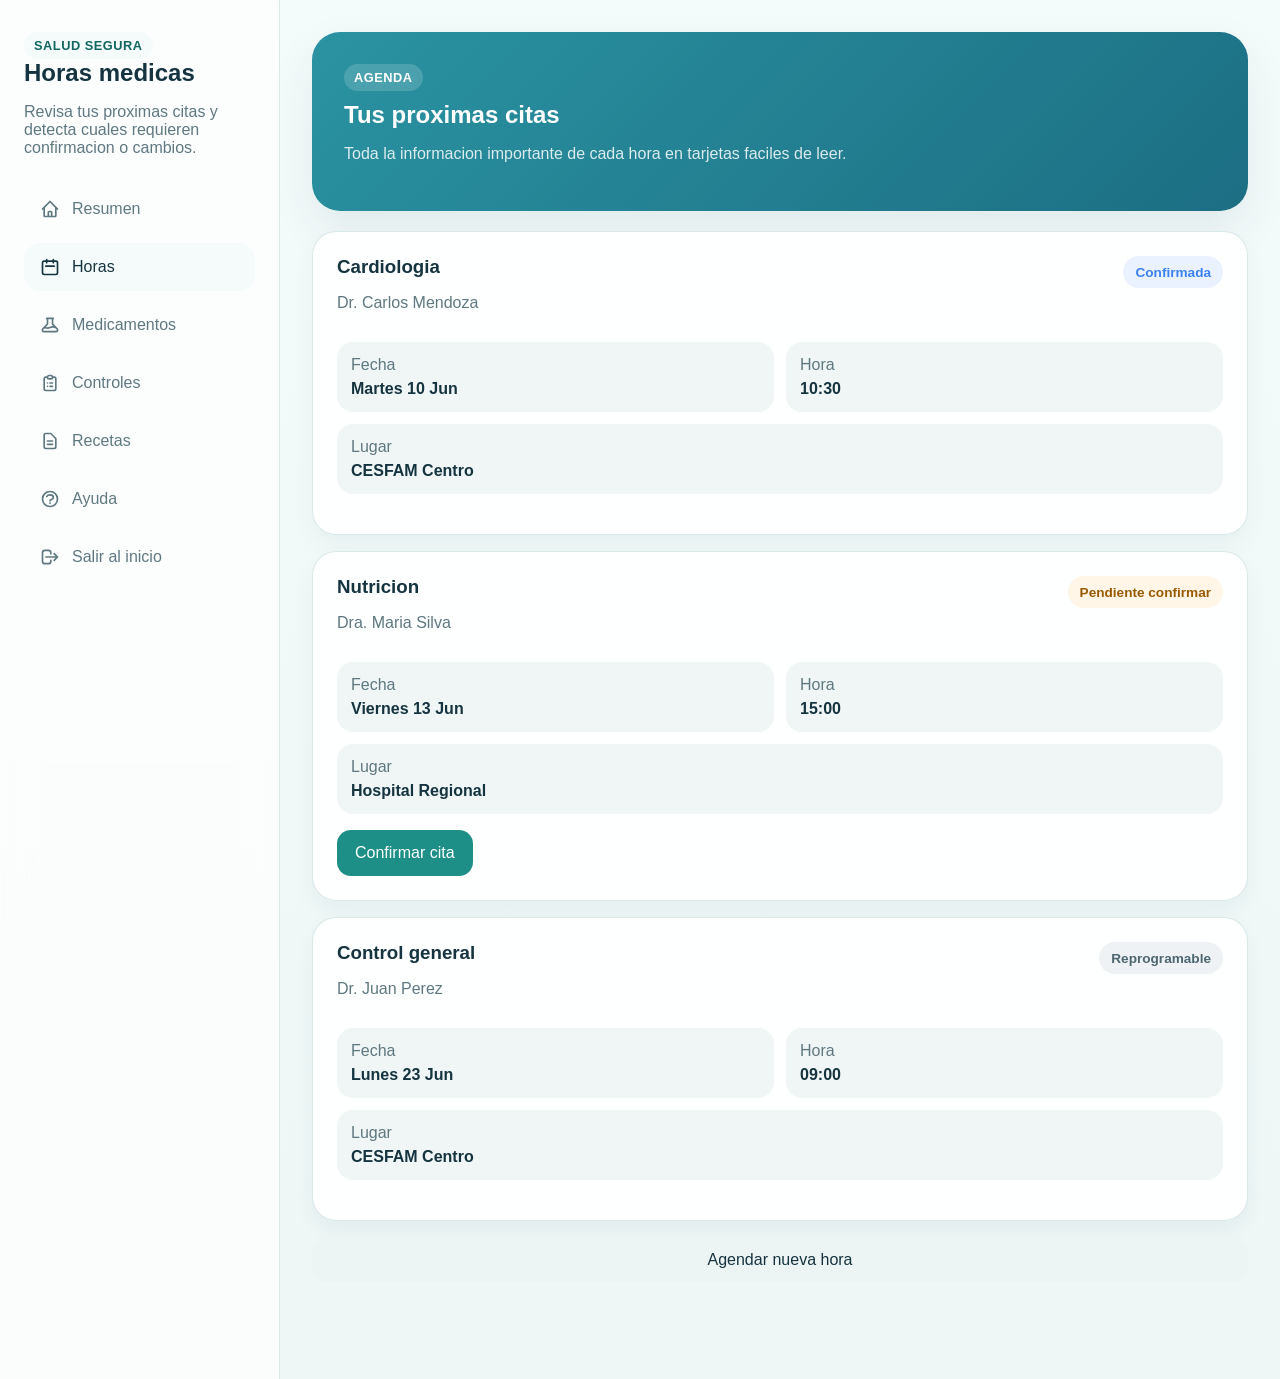
<file: horas.html>
<!DOCTYPE html>
<html lang="es">
<head>
  <meta charset="UTF-8">
  <meta name="viewport" content="width=device-width, initial-scale=1.0">
  <title>Salud Segura | Horas medicas</title>
  <link rel="stylesheet" href="styles.css">
</head>
<body>
  <div class="app-shell">
    <aside class="sidebar">
      <div>
        <a href="index.html" class="eyebrow">Salud Segura</a>
        <h1>Horas medicas</h1>
        <p class="sidebar-copy">Revisa tus proximas citas y detecta cuales requieren confirmacion o cambios.</p>
      </div>
      <nav class="nav-list" aria-label="Principal">
        <a class="nav-link" href="dashboard.html"><svg class="nav-icon" fill="none" stroke="currentColor" viewBox="0 0 24 24" xmlns="http://www.w3.org/2000/svg"><path stroke-linecap="round" stroke-linejoin="round" stroke-width="2" d="M3 12l2-2m0 0l7-7 7 7M5 10v10a1 1 0 001 1h3m10-11l2 2m-2-2v10a1 1 0 01-1 1h-3m-6 0a1 1 0 001-1v-4a1 1 0 011-1h2a1 1 0 011 1v4a1 1 0 001 1m-6 0h6"></path></svg> Resumen</a>
        <a class="nav-link active" href="horas.html"><svg class="nav-icon" fill="none" stroke="currentColor" viewBox="0 0 24 24" xmlns="http://www.w3.org/2000/svg"><path stroke-linecap="round" stroke-linejoin="round" stroke-width="2" d="M8 7V3m8 4V3m-9 8h10M5 21h14a2 2 0 002-2V7a2 2 0 00-2-2H5a2 2 0 00-2 2v12a2 2 0 002 2z"></path></svg> Horas</a>
        <a class="nav-link" href="medicamentos.html"><svg class="nav-icon" fill="none" stroke="currentColor" viewBox="0 0 24 24" xmlns="http://www.w3.org/2000/svg"><path stroke-linecap="round" stroke-linejoin="round" stroke-width="2" d="M19.428 15.428a2 2 0 00-1.022-.547l-2.387-.477a6 6 0 00-3.86.517l-.318.158a6 6 0 01-3.86.517L6.05 15.21a2 2 0 00-1.806.547M8 4h8l-1 1v5.172a2 2 0 00.586 1.414l5 5c1.26 1.26.367 3.414-1.415 3.414H4.828c-1.782 0-2.674-2.154-1.414-3.414l5-5A2 2 0 009 10.172V5L8 4z"></path></svg> Medicamentos</a>
        <a class="nav-link" href="controles.html"><svg class="nav-icon" fill="none" stroke="currentColor" viewBox="0 0 24 24" xmlns="http://www.w3.org/2000/svg"><path stroke-linecap="round" stroke-linejoin="round" stroke-width="2" d="M9 5H7a2 2 0 00-2 2v12a2 2 0 002 2h10a2 2 0 002-2V7a2 2 0 00-2-2h-2M9 5a2 2 0 002 2h2a2 2 0 002-2M9 5a2 2 0 012-2h2a2 2 0 012 2m-3 7h3m-3 4h3m-6-4h.01M9 16h.01"></path></svg> Controles</a>
        <a class="nav-link" href="recetas.html"><svg class="nav-icon" fill="none" stroke="currentColor" viewBox="0 0 24 24" xmlns="http://www.w3.org/2000/svg"><path stroke-linecap="round" stroke-linejoin="round" stroke-width="2" d="M9 12h6m-6 4h6m2 5H7a2 2 0 01-2-2V5a2 2 0 012-2h5.586a1 1 0 01.707.293l5.414 5.414a1 1 0 01.293.707V19a2 2 0 01-2 2z"></path></svg> Recetas</a>
        <a class="nav-link" href="ayuda.html"><svg class="nav-icon" fill="none" stroke="currentColor" viewBox="0 0 24 24" xmlns="http://www.w3.org/2000/svg"><path stroke-linecap="round" stroke-linejoin="round" stroke-width="2" d="M8.228 9c.549-1.165 2.03-2 3.772-2 2.21 0 4 1.343 4 3 0 1.4-1.278 2.575-3.006 2.907-.542.104-.994.54-.994 1.093m0 3h.01M21 12a9 9 0 11-18 0 9 9 0 0118 0z"></path></svg> Ayuda</a>
        <a class="nav-link" href="index.html"><svg class="nav-icon" fill="none" stroke="currentColor" viewBox="0 0 24 24" xmlns="http://www.w3.org/2000/svg"><path stroke-linecap="round" stroke-linejoin="round" stroke-width="2" d="M17 16l4-4m0 0l-4-4m4 4H7m6 4v1a3 3 0 01-3 3H6a3 3 0 01-3-3V7a3 3 0 013-3h4a3 3 0 013 3v1"></path></svg> Salir al inicio</a>
      </nav>
    </aside>

    <main class="screen screen-with-bottom-nav">
      <section class="section-hero section-hero-primary">
        <div>
          <span class="eyebrow eyebrow-on-hero">Agenda</span>
          <h2>Tus proximas citas</h2>
          <p class="hero-copy">Toda la informacion importante de cada hora en tarjetas faciles de leer.</p>
        </div>
      </section>

      <section class="stack">
        <article class="card appointment-detail-card">
          <div class="card-topline">
            <div>
              <h3>Cardiologia</h3>
              <p>Dr. Carlos Mendoza</p>
            </div>
            <span class="status-badge info">Confirmada</span>
          </div>
          <div class="detail-grid">
            <div class="detail-item">
              <span>Fecha</span>
              <strong>Martes 10 Jun</strong>
            </div>
            <div class="detail-item">
              <span>Hora</span>
              <strong>10:30</strong>
            </div>
            <div class="detail-item detail-item-full">
              <span>Lugar</span>
              <strong>CESFAM Centro</strong>
            </div>
          </div>
        </article>

        <article class="card appointment-detail-card">
          <div class="card-topline">
            <div>
              <h3>Nutricion</h3>
              <p>Dra. Maria Silva</p>
            </div>
            <span class="status-badge warning">Pendiente confirmar</span>
          </div>
          <div class="detail-grid">
            <div class="detail-item">
              <span>Fecha</span>
              <strong>Viernes 13 Jun</strong>
            </div>
            <div class="detail-item">
              <span>Hora</span>
              <strong>15:00</strong>
            </div>
            <div class="detail-item detail-item-full">
              <span>Lugar</span>
              <strong>Hospital Regional</strong>
            </div>
          </div>
          <button class="button button-primary" type="button">Confirmar cita</button>
        </article>

        <article class="card appointment-detail-card">
          <div class="card-topline">
            <div>
              <h3>Control general</h3>
              <p>Dr. Juan Perez</p>
            </div>
            <span class="status-badge neutral">Reprogramable</span>
          </div>
          <div class="detail-grid">
            <div class="detail-item">
              <span>Fecha</span>
              <strong>Lunes 23 Jun</strong>
            </div>
            <div class="detail-item">
              <span>Hora</span>
              <strong>09:00</strong>
            </div>
            <div class="detail-item detail-item-full">
              <span>Lugar</span>
              <strong>CESFAM Centro</strong>
            </div>
          </div>
        </article>

        <button class="button button-secondary button-wide" type="button">Agendar nueva hora</button>
      </section>
    </main>
  </div>

  <nav class="bottom-nav" aria-label="Principal movil">
    <a class="bottom-nav-link" href="dashboard.html">
    <svg class="bottom-nav-icon" fill="none" stroke="currentColor" viewBox="0 0 24 24" xmlns="http://www.w3.org/2000/svg"><path stroke-linecap="round" stroke-linejoin="round" stroke-width="2" d="M3 12l2-2m0 0l7-7 7 7M5 10v10a1 1 0 001 1h3m10-11l2 2m-2-2v10a1 1 0 01-1 1h-3m-6 0a1 1 0 001-1v-4a1 1 0 011-1h2a1 1 0 011 1v4a1 1 0 001 1m-6 0h6"></path></svg>
    Inicio</a>
    <a class="bottom-nav-link active" href="horas.html">
    <svg class="bottom-nav-icon" fill="none" stroke="currentColor" viewBox="0 0 24 24" xmlns="http://www.w3.org/2000/svg"><path stroke-linecap="round" stroke-linejoin="round" stroke-width="2" d="M8 7V3m8 4V3m-9 8h10M5 21h14a2 2 0 002-2V7a2 2 0 00-2-2H5a2 2 0 00-2 2v12a2 2 0 002 2z"></path></svg>
    Horas</a>
    <a class="bottom-nav-link" href="medicamentos.html">
    <svg class="bottom-nav-icon" fill="none" stroke="currentColor" viewBox="0 0 24 24" xmlns="http://www.w3.org/2000/svg"><path stroke-linecap="round" stroke-linejoin="round" stroke-width="2" d="M19.428 15.428a2 2 0 00-1.022-.547l-2.387-.477a6 6 0 00-3.86.517l-.318.158a6 6 0 01-3.86.517L6.05 15.21a2 2 0 00-1.806.547M8 4h8l-1 1v5.172a2 2 0 00.586 1.414l5 5c1.26 1.26.367 3.414-1.415 3.414H4.828c-1.782 0-2.674-2.154-1.414-3.414l5-5A2 2 0 009 10.172V5L8 4z"></path></svg>
    Medic.</a>
    <a class="bottom-nav-link" href="controles.html">
    <svg class="bottom-nav-icon" fill="none" stroke="currentColor" viewBox="0 0 24 24" xmlns="http://www.w3.org/2000/svg"><path stroke-linecap="round" stroke-linejoin="round" stroke-width="2" d="M9 5H7a2 2 0 00-2 2v12a2 2 0 002 2h10a2 2 0 002-2V7a2 2 0 00-2-2h-2M9 5a2 2 0 002 2h2a2 2 0 002-2M9 5a2 2 0 012-2h2a2 2 0 012 2m-3 7h3m-3 4h3m-6-4h.01M9 16h.01"></path></svg>
    Control</a>
    <a class="bottom-nav-link" href="ayuda.html">
    <svg class="bottom-nav-icon" fill="none" stroke="currentColor" viewBox="0 0 24 24" xmlns="http://www.w3.org/2000/svg"><path stroke-linecap="round" stroke-linejoin="round" stroke-width="2" d="M8.228 9c.549-1.165 2.03-2 3.772-2 2.21 0 4 1.343 4 3 0 1.4-1.278 2.575-3.006 2.907-.542.104-.994.54-.994 1.093m0 3h.01M21 12a9 9 0 11-18 0 9 9 0 0118 0z"></path></svg>
    Ayuda</a>
  </nav>
</body>
</html>
</file>
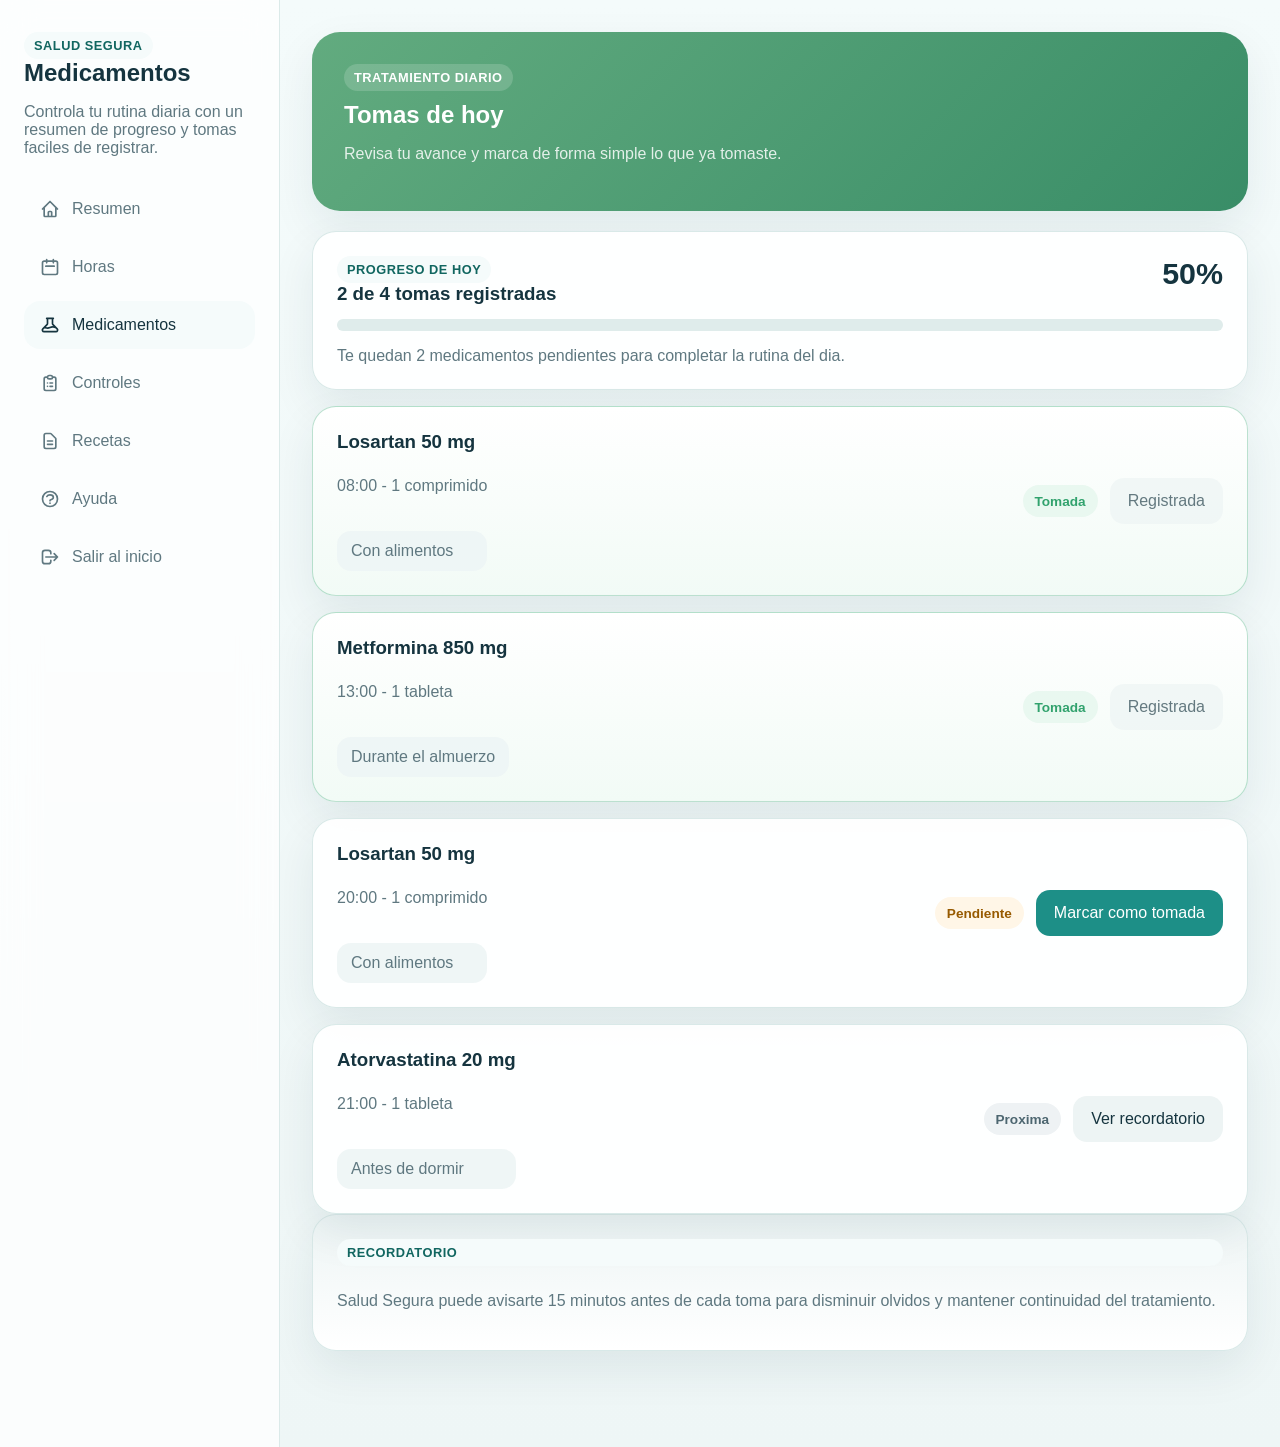
<file: medicamentos.html>
<!DOCTYPE html>
<html lang="es">
<head>
  <meta charset="UTF-8">
  <meta name="viewport" content="width=device-width, initial-scale=1.0">
  <title>Salud Segura | Medicamentos</title>
  <link rel="stylesheet" href="styles.css">
</head>
<body>
  <div class="app-shell">
    <aside class="sidebar">
      <div>
        <a href="index.html" class="eyebrow">Salud Segura</a>
        <h1>Medicamentos</h1>
        <p class="sidebar-copy">Controla tu rutina diaria con un resumen de progreso y tomas faciles de registrar.</p>
      </div>
      <nav class="nav-list" aria-label="Principal">
        <a class="nav-link" href="dashboard.html"><svg class="nav-icon" fill="none" stroke="currentColor" viewBox="0 0 24 24" xmlns="http://www.w3.org/2000/svg"><path stroke-linecap="round" stroke-linejoin="round" stroke-width="2" d="M3 12l2-2m0 0l7-7 7 7M5 10v10a1 1 0 001 1h3m10-11l2 2m-2-2v10a1 1 0 01-1 1h-3m-6 0a1 1 0 001-1v-4a1 1 0 011-1h2a1 1 0 011 1v4a1 1 0 001 1m-6 0h6"></path></svg> Resumen</a>
        <a class="nav-link" href="horas.html"><svg class="nav-icon" fill="none" stroke="currentColor" viewBox="0 0 24 24" xmlns="http://www.w3.org/2000/svg"><path stroke-linecap="round" stroke-linejoin="round" stroke-width="2" d="M8 7V3m8 4V3m-9 8h10M5 21h14a2 2 0 002-2V7a2 2 0 00-2-2H5a2 2 0 00-2 2v12a2 2 0 002 2z"></path></svg> Horas</a>
        <a class="nav-link active" href="medicamentos.html"><svg class="nav-icon" fill="none" stroke="currentColor" viewBox="0 0 24 24" xmlns="http://www.w3.org/2000/svg"><path stroke-linecap="round" stroke-linejoin="round" stroke-width="2" d="M19.428 15.428a2 2 0 00-1.022-.547l-2.387-.477a6 6 0 00-3.86.517l-.318.158a6 6 0 01-3.86.517L6.05 15.21a2 2 0 00-1.806.547M8 4h8l-1 1v5.172a2 2 0 00.586 1.414l5 5c1.26 1.26.367 3.414-1.415 3.414H4.828c-1.782 0-2.674-2.154-1.414-3.414l5-5A2 2 0 009 10.172V5L8 4z"></path></svg> Medicamentos</a>
        <a class="nav-link" href="controles.html"><svg class="nav-icon" fill="none" stroke="currentColor" viewBox="0 0 24 24" xmlns="http://www.w3.org/2000/svg"><path stroke-linecap="round" stroke-linejoin="round" stroke-width="2" d="M9 5H7a2 2 0 00-2 2v12a2 2 0 002 2h10a2 2 0 002-2V7a2 2 0 00-2-2h-2M9 5a2 2 0 002 2h2a2 2 0 002-2M9 5a2 2 0 012-2h2a2 2 0 012 2m-3 7h3m-3 4h3m-6-4h.01M9 16h.01"></path></svg> Controles</a>
        <a class="nav-link" href="recetas.html"><svg class="nav-icon" fill="none" stroke="currentColor" viewBox="0 0 24 24" xmlns="http://www.w3.org/2000/svg"><path stroke-linecap="round" stroke-linejoin="round" stroke-width="2" d="M9 12h6m-6 4h6m2 5H7a2 2 0 01-2-2V5a2 2 0 012-2h5.586a1 1 0 01.707.293l5.414 5.414a1 1 0 01.293.707V19a2 2 0 01-2 2z"></path></svg> Recetas</a>
        <a class="nav-link" href="ayuda.html"><svg class="nav-icon" fill="none" stroke="currentColor" viewBox="0 0 24 24" xmlns="http://www.w3.org/2000/svg"><path stroke-linecap="round" stroke-linejoin="round" stroke-width="2" d="M8.228 9c.549-1.165 2.03-2 3.772-2 2.21 0 4 1.343 4 3 0 1.4-1.278 2.575-3.006 2.907-.542.104-.994.54-.994 1.093m0 3h.01M21 12a9 9 0 11-18 0 9 9 0 0118 0z"></path></svg> Ayuda</a>
        <a class="nav-link" href="index.html"><svg class="nav-icon" fill="none" stroke="currentColor" viewBox="0 0 24 24" xmlns="http://www.w3.org/2000/svg"><path stroke-linecap="round" stroke-linejoin="round" stroke-width="2" d="M17 16l4-4m0 0l-4-4m4 4H7m6 4v1a3 3 0 01-3 3H6a3 3 0 01-3-3V7a3 3 0 013-3h4a3 3 0 013 3v1"></path></svg> Salir al inicio</a>
      </nav>
    </aside>

    <main class="screen screen-with-bottom-nav">
      <section class="section-hero section-hero-secondary">
        <div>
          <span class="eyebrow eyebrow-on-hero">Tratamiento diario</span>
          <h2>Tomas de hoy</h2>
          <p class="hero-copy">Revisa tu avance y marca de forma simple lo que ya tomaste.</p>
        </div>
      </section>

      <section class="card progress-card">
        <div class="card-topline">
          <div>
            <span class="card-label">Progreso de hoy</span>
            <h3>2 de 4 tomas registradas</h3>
          </div>
          <strong class="progress-count">50%</strong>
        </div>
        <div class="progress-track">
          <span class="progress-bar" style="width: 50%"></span>
        </div>
        <p class="card-note">Te quedan 2 medicamentos pendientes para completar la rutina del dia.</p>
      </section>

      <section class="stack">
        <article class="card medication-card is-taken">
          <div class="medication-main">
            <h3>Losartan 50 mg</h3>
            <p>08:00 - 1 comprimido</p>
            <div class="info-strip">Con alimentos</div>
          </div>
          <div class="medication-actions">
            <span class="status-badge success">Tomada</span>
            <button class="button button-secondary" type="button" disabled>Registrada</button>
          </div>
        </article>

        <article class="card medication-card is-taken">
          <div class="medication-main">
            <h3>Metformina 850 mg</h3>
            <p>13:00 - 1 tableta</p>
            <div class="info-strip">Durante el almuerzo</div>
          </div>
          <div class="medication-actions">
            <span class="status-badge success">Tomada</span>
            <button class="button button-secondary" type="button" disabled>Registrada</button>
          </div>
        </article>

        <article class="card medication-card" data-medication-card>
          <div class="medication-main">
            <h3>Losartan 50 mg</h3>
            <p>20:00 - 1 comprimido</p>
            <div class="info-strip">Con alimentos</div>
          </div>
          <div class="medication-actions">
            <span class="status-badge alert" data-medication-status>Pendiente</span>
            <button class="button button-primary" type="button" data-mark-taken>Marcar como tomada</button>
          </div>
        </article>

        <article class="card medication-card">
          <div class="medication-main">
            <h3>Atorvastatina 20 mg</h3>
            <p>21:00 - 1 tableta</p>
            <div class="info-strip">Antes de dormir</div>
          </div>
          <div class="medication-actions">
            <span class="status-badge neutral">Proxima</span>
            <button class="button button-secondary" type="button">Ver recordatorio</button>
          </div>
        </article>
      </section>

      <section class="card soft-panel">
        <span class="card-label">Recordatorio</span>
        <p>Salud Segura puede avisarte 15 minutos antes de cada toma para disminuir olvidos y mantener continuidad del tratamiento.</p>
      </section>
    </main>
  </div>

  <nav class="bottom-nav" aria-label="Principal movil">
    <a class="bottom-nav-link" href="dashboard.html">
    <svg class="bottom-nav-icon" fill="none" stroke="currentColor" viewBox="0 0 24 24" xmlns="http://www.w3.org/2000/svg"><path stroke-linecap="round" stroke-linejoin="round" stroke-width="2" d="M3 12l2-2m0 0l7-7 7 7M5 10v10a1 1 0 001 1h3m10-11l2 2m-2-2v10a1 1 0 01-1 1h-3m-6 0a1 1 0 001-1v-4a1 1 0 011-1h2a1 1 0 011 1v4a1 1 0 001 1m-6 0h6"></path></svg>
    Inicio</a>
    <a class="bottom-nav-link" href="horas.html">
    <svg class="bottom-nav-icon" fill="none" stroke="currentColor" viewBox="0 0 24 24" xmlns="http://www.w3.org/2000/svg"><path stroke-linecap="round" stroke-linejoin="round" stroke-width="2" d="M8 7V3m8 4V3m-9 8h10M5 21h14a2 2 0 002-2V7a2 2 0 00-2-2H5a2 2 0 00-2 2v12a2 2 0 002 2z"></path></svg>
    Horas</a>
    <a class="bottom-nav-link active" href="medicamentos.html">
    <svg class="bottom-nav-icon" fill="none" stroke="currentColor" viewBox="0 0 24 24" xmlns="http://www.w3.org/2000/svg"><path stroke-linecap="round" stroke-linejoin="round" stroke-width="2" d="M19.428 15.428a2 2 0 00-1.022-.547l-2.387-.477a6 6 0 00-3.86.517l-.318.158a6 6 0 01-3.86.517L6.05 15.21a2 2 0 00-1.806.547M8 4h8l-1 1v5.172a2 2 0 00.586 1.414l5 5c1.26 1.26.367 3.414-1.415 3.414H4.828c-1.782 0-2.674-2.154-1.414-3.414l5-5A2 2 0 009 10.172V5L8 4z"></path></svg>
    Medic.</a>
    <a class="bottom-nav-link" href="controles.html">
    <svg class="bottom-nav-icon" fill="none" stroke="currentColor" viewBox="0 0 24 24" xmlns="http://www.w3.org/2000/svg"><path stroke-linecap="round" stroke-linejoin="round" stroke-width="2" d="M9 5H7a2 2 0 00-2 2v12a2 2 0 002 2h10a2 2 0 002-2V7a2 2 0 00-2-2h-2M9 5a2 2 0 002 2h2a2 2 0 002-2M9 5a2 2 0 012-2h2a2 2 0 012 2m-3 7h3m-3 4h3m-6-4h.01M9 16h.01"></path></svg>
    Control</a>
    <a class="bottom-nav-link" href="ayuda.html">
    <svg class="bottom-nav-icon" fill="none" stroke="currentColor" viewBox="0 0 24 24" xmlns="http://www.w3.org/2000/svg"><path stroke-linecap="round" stroke-linejoin="round" stroke-width="2" d="M8.228 9c.549-1.165 2.03-2 3.772-2 2.21 0 4 1.343 4 3 0 1.4-1.278 2.575-3.006 2.907-.542.104-.994.54-.994 1.093m0 3h.01M21 12a9 9 0 11-18 0 9 9 0 0118 0z"></path></svg>
    Ayuda</a>
  </nav>

  <script src="script.js"></script>
</body>
</html>
</file>
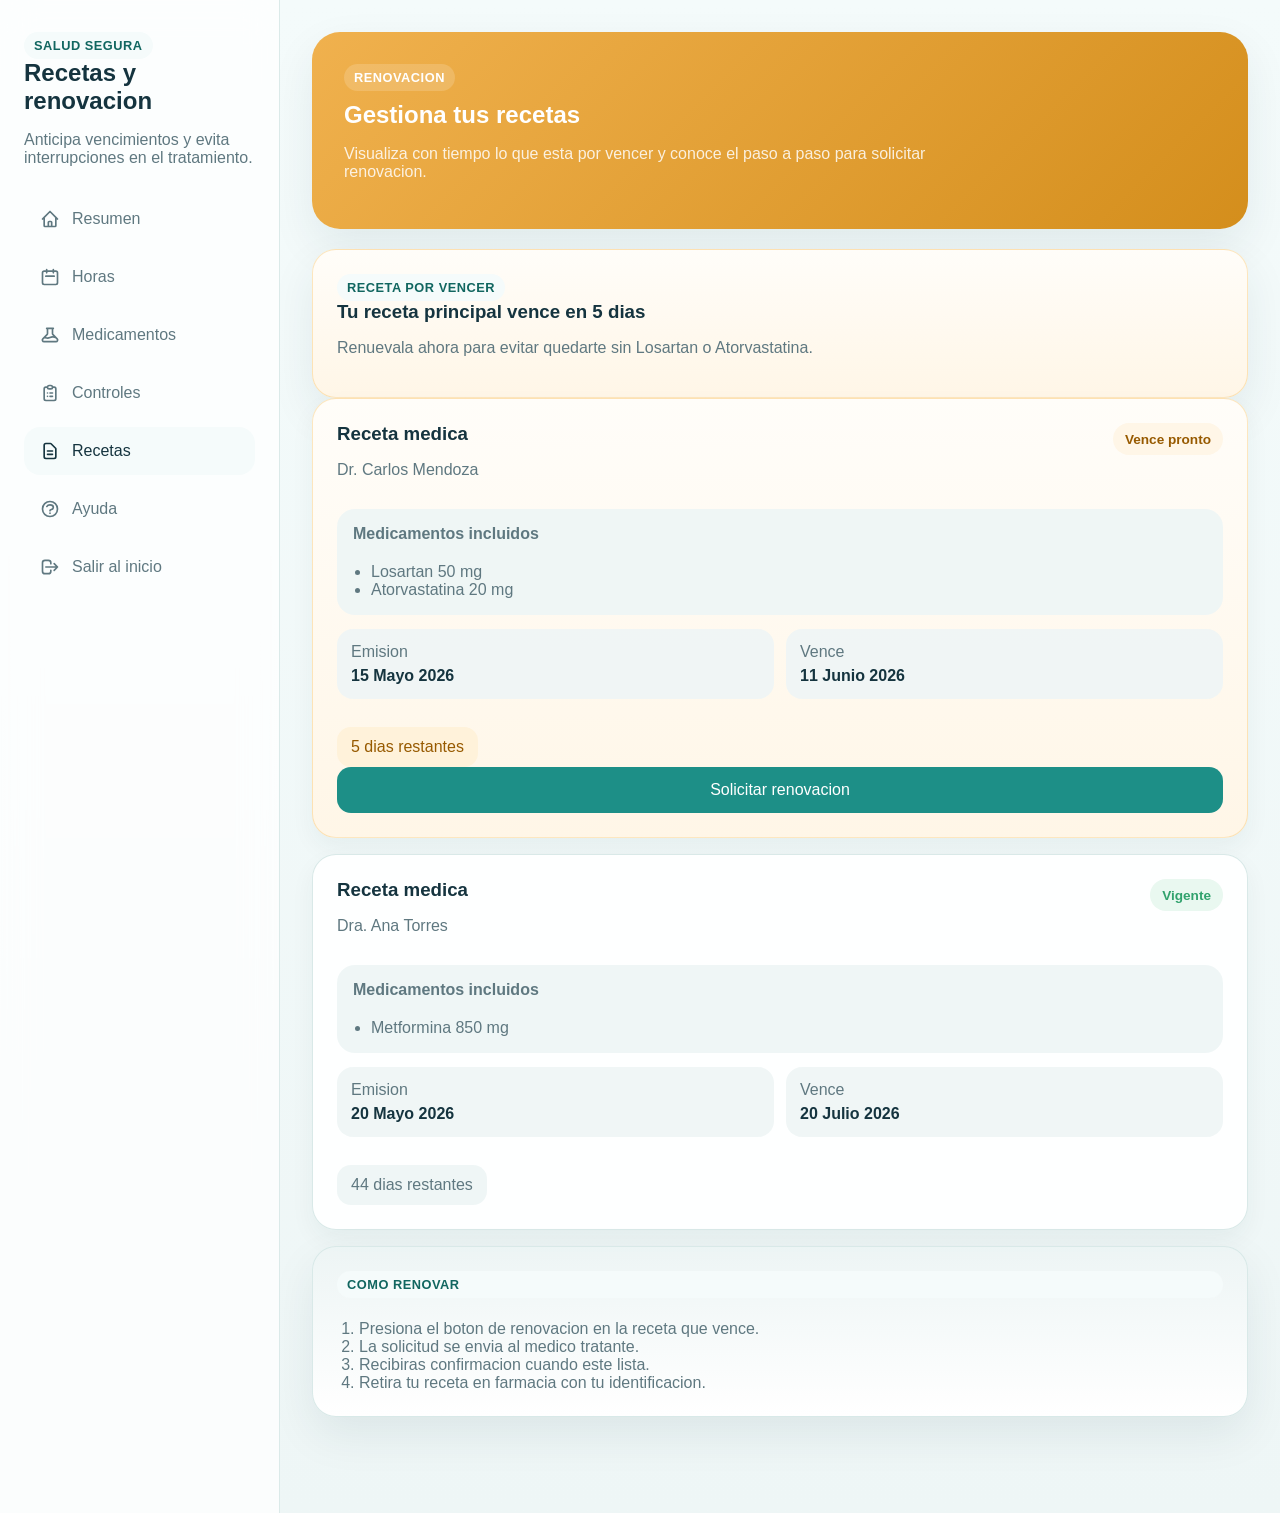
<file: recetas.html>
<!DOCTYPE html>
<html lang="es">
<head>
  <meta charset="UTF-8">
  <meta name="viewport" content="width=device-width, initial-scale=1.0">
  <title>Salud Segura | Recetas</title>
  <link rel="stylesheet" href="styles.css">
</head>
<body>
  <div class="app-shell">
    <aside class="sidebar">
      <div>
        <a href="index.html" class="eyebrow">Salud Segura</a>
        <h1>Recetas y renovacion</h1>
        <p class="sidebar-copy">Anticipa vencimientos y evita interrupciones en el tratamiento.</p>
      </div>
      <nav class="nav-list" aria-label="Principal">
        <a class="nav-link" href="dashboard.html"><svg class="nav-icon" fill="none" stroke="currentColor" viewBox="0 0 24 24" xmlns="http://www.w3.org/2000/svg"><path stroke-linecap="round" stroke-linejoin="round" stroke-width="2" d="M3 12l2-2m0 0l7-7 7 7M5 10v10a1 1 0 001 1h3m10-11l2 2m-2-2v10a1 1 0 01-1 1h-3m-6 0a1 1 0 001-1v-4a1 1 0 011-1h2a1 1 0 011 1v4a1 1 0 001 1m-6 0h6"></path></svg> Resumen</a>
        <a class="nav-link" href="horas.html"><svg class="nav-icon" fill="none" stroke="currentColor" viewBox="0 0 24 24" xmlns="http://www.w3.org/2000/svg"><path stroke-linecap="round" stroke-linejoin="round" stroke-width="2" d="M8 7V3m8 4V3m-9 8h10M5 21h14a2 2 0 002-2V7a2 2 0 00-2-2H5a2 2 0 00-2 2v12a2 2 0 002 2z"></path></svg> Horas</a>
        <a class="nav-link" href="medicamentos.html"><svg class="nav-icon" fill="none" stroke="currentColor" viewBox="0 0 24 24" xmlns="http://www.w3.org/2000/svg"><path stroke-linecap="round" stroke-linejoin="round" stroke-width="2" d="M19.428 15.428a2 2 0 00-1.022-.547l-2.387-.477a6 6 0 00-3.86.517l-.318.158a6 6 0 01-3.86.517L6.05 15.21a2 2 0 00-1.806.547M8 4h8l-1 1v5.172a2 2 0 00.586 1.414l5 5c1.26 1.26.367 3.414-1.415 3.414H4.828c-1.782 0-2.674-2.154-1.414-3.414l5-5A2 2 0 009 10.172V5L8 4z"></path></svg> Medicamentos</a>
        <a class="nav-link" href="controles.html"><svg class="nav-icon" fill="none" stroke="currentColor" viewBox="0 0 24 24" xmlns="http://www.w3.org/2000/svg"><path stroke-linecap="round" stroke-linejoin="round" stroke-width="2" d="M9 5H7a2 2 0 00-2 2v12a2 2 0 002 2h10a2 2 0 002-2V7a2 2 0 00-2-2h-2M9 5a2 2 0 002 2h2a2 2 0 002-2M9 5a2 2 0 012-2h2a2 2 0 012 2m-3 7h3m-3 4h3m-6-4h.01M9 16h.01"></path></svg> Controles</a>
        <a class="nav-link active" href="recetas.html"><svg class="nav-icon" fill="none" stroke="currentColor" viewBox="0 0 24 24" xmlns="http://www.w3.org/2000/svg"><path stroke-linecap="round" stroke-linejoin="round" stroke-width="2" d="M9 12h6m-6 4h6m2 5H7a2 2 0 01-2-2V5a2 2 0 012-2h5.586a1 1 0 01.707.293l5.414 5.414a1 1 0 01.293.707V19a2 2 0 01-2 2z"></path></svg> Recetas</a>
        <a class="nav-link" href="ayuda.html"><svg class="nav-icon" fill="none" stroke="currentColor" viewBox="0 0 24 24" xmlns="http://www.w3.org/2000/svg"><path stroke-linecap="round" stroke-linejoin="round" stroke-width="2" d="M8.228 9c.549-1.165 2.03-2 3.772-2 2.21 0 4 1.343 4 3 0 1.4-1.278 2.575-3.006 2.907-.542.104-.994.54-.994 1.093m0 3h.01M21 12a9 9 0 11-18 0 9 9 0 0118 0z"></path></svg> Ayuda</a>
        <a class="nav-link" href="index.html"><svg class="nav-icon" fill="none" stroke="currentColor" viewBox="0 0 24 24" xmlns="http://www.w3.org/2000/svg"><path stroke-linecap="round" stroke-linejoin="round" stroke-width="2" d="M17 16l4-4m0 0l-4-4m4 4H7m6 4v1a3 3 0 01-3 3H6a3 3 0 01-3-3V7a3 3 0 013-3h4a3 3 0 013 3v1"></path></svg> Salir al inicio</a>
      </nav>
    </aside>

    <main class="screen screen-with-bottom-nav">
      <section class="section-hero section-hero-warning">
        <div>
          <span class="eyebrow eyebrow-on-hero">Renovacion</span>
          <h2>Gestiona tus recetas</h2>
          <p class="hero-copy">Visualiza con tiempo lo que esta por vencer y conoce el paso a paso para solicitar renovacion.</p>
        </div>
      </section>

      <section class="card banner-alert">
        <div>
          <span class="card-label">Receta por vencer</span>
          <h3>Tu receta principal vence en 5 dias</h3>
          <p>Renuevala ahora para evitar quedarte sin Losartan o Atorvastatina.</p>
        </div>
      </section>

      <section class="stack">
        <article class="card prescription-card prescription-card-alert">
          <div class="card-topline">
            <div>
              <h3>Receta medica</h3>
              <p>Dr. Carlos Mendoza</p>
            </div>
            <span class="status-badge warning">Vence pronto</span>
          </div>
          <div class="soft-list-box">
            <strong>Medicamentos incluidos</strong>
            <ul class="clean-list">
              <li>Losartan 50 mg</li>
              <li>Atorvastatina 20 mg</li>
            </ul>
          </div>
          <div class="detail-grid">
            <div class="detail-item">
              <span>Emision</span>
              <strong>15 Mayo 2026</strong>
            </div>
            <div class="detail-item">
              <span>Vence</span>
              <strong>11 Junio 2026</strong>
            </div>
          </div>
          <div class="info-strip warning-strip">5 dias restantes</div>
          <button class="button button-primary button-wide" type="button">Solicitar renovacion</button>
        </article>

        <article class="card prescription-card">
          <div class="card-topline">
            <div>
              <h3>Receta medica</h3>
              <p>Dra. Ana Torres</p>
            </div>
            <span class="status-badge success">Vigente</span>
          </div>
          <div class="soft-list-box">
            <strong>Medicamentos incluidos</strong>
            <ul class="clean-list">
              <li>Metformina 850 mg</li>
            </ul>
          </div>
          <div class="detail-grid">
            <div class="detail-item">
              <span>Emision</span>
              <strong>20 Mayo 2026</strong>
            </div>
            <div class="detail-item">
              <span>Vence</span>
              <strong>20 Julio 2026</strong>
            </div>
          </div>
          <div class="info-strip">44 dias restantes</div>
        </article>

        <section class="card soft-panel">
          <span class="card-label">Como renovar</span>
          <ol class="clean-list clean-list-numbered">
            <li>Presiona el boton de renovacion en la receta que vence.</li>
            <li>La solicitud se envia al medico tratante.</li>
            <li>Recibiras confirmacion cuando este lista.</li>
            <li>Retira tu receta en farmacia con tu identificacion.</li>
          </ol>
        </section>
      </section>
    </main>
  </div>

  <nav class="bottom-nav" aria-label="Principal movil">
    <a class="bottom-nav-link" href="dashboard.html">
    <svg class="bottom-nav-icon" fill="none" stroke="currentColor" viewBox="0 0 24 24" xmlns="http://www.w3.org/2000/svg"><path stroke-linecap="round" stroke-linejoin="round" stroke-width="2" d="M3 12l2-2m0 0l7-7 7 7M5 10v10a1 1 0 001 1h3m10-11l2 2m-2-2v10a1 1 0 01-1 1h-3m-6 0a1 1 0 001-1v-4a1 1 0 011-1h2a1 1 0 011 1v4a1 1 0 001 1m-6 0h6"></path></svg>
    Inicio</a>
    <a class="bottom-nav-link" href="horas.html">
    <svg class="bottom-nav-icon" fill="none" stroke="currentColor" viewBox="0 0 24 24" xmlns="http://www.w3.org/2000/svg"><path stroke-linecap="round" stroke-linejoin="round" stroke-width="2" d="M8 7V3m8 4V3m-9 8h10M5 21h14a2 2 0 002-2V7a2 2 0 00-2-2H5a2 2 0 00-2 2v12a2 2 0 002 2z"></path></svg>
    Horas</a>
    <a class="bottom-nav-link" href="medicamentos.html">
    <svg class="bottom-nav-icon" fill="none" stroke="currentColor" viewBox="0 0 24 24" xmlns="http://www.w3.org/2000/svg"><path stroke-linecap="round" stroke-linejoin="round" stroke-width="2" d="M19.428 15.428a2 2 0 00-1.022-.547l-2.387-.477a6 6 0 00-3.86.517l-.318.158a6 6 0 01-3.86.517L6.05 15.21a2 2 0 00-1.806.547M8 4h8l-1 1v5.172a2 2 0 00.586 1.414l5 5c1.26 1.26.367 3.414-1.415 3.414H4.828c-1.782 0-2.674-2.154-1.414-3.414l5-5A2 2 0 009 10.172V5L8 4z"></path></svg>
    Medic.</a>
    <a class="bottom-nav-link" href="controles.html">
    <svg class="bottom-nav-icon" fill="none" stroke="currentColor" viewBox="0 0 24 24" xmlns="http://www.w3.org/2000/svg"><path stroke-linecap="round" stroke-linejoin="round" stroke-width="2" d="M9 5H7a2 2 0 00-2 2v12a2 2 0 002 2h10a2 2 0 002-2V7a2 2 0 00-2-2h-2M9 5a2 2 0 002 2h2a2 2 0 002-2M9 5a2 2 0 012-2h2a2 2 0 012 2m-3 7h3m-3 4h3m-6-4h.01M9 16h.01"></path></svg>
    Control</a>
    <a class="bottom-nav-link" href="ayuda.html">
    <svg class="bottom-nav-icon" fill="none" stroke="currentColor" viewBox="0 0 24 24" xmlns="http://www.w3.org/2000/svg"><path stroke-linecap="round" stroke-linejoin="round" stroke-width="2" d="M8.228 9c.549-1.165 2.03-2 3.772-2 2.21 0 4 1.343 4 3 0 1.4-1.278 2.575-3.006 2.907-.542.104-.994.54-.994 1.093m0 3h.01M21 12a9 9 0 11-18 0 9 9 0 0118 0z"></path></svg>
    Ayuda</a>
  </nav>
</body>
</html>
</file>
<file: styles.css>
:root {
  --bg: #eef6f6;
  --surface: #ffffff;
  --surface-soft: #f5fbfb;
  --text: #15343f;
  --muted: #5f7880;
  --primary: #1d8f87;
  --primary-dark: #116660;
  --border: #d7e8e7;
  --alert: #ffb85c;
  --warning-bg: #fff6e7;
  --warning-soft: #fff2da;
  --success: #31a26d;
  --success-bg: #e9f8f0;
  --info: #3b82f6;
  --info-bg: #eaf2ff;
  --danger: #da534d;
  --shadow: 0 18px 45px rgba(17, 55, 68, 0.08);
}

* {
  box-sizing: border-box;
}

body {
  margin: 0;
  font-family: Arial, Helvetica, sans-serif;
  background: linear-gradient(180deg, #f4fbfb 0%, var(--bg) 100%);
  color: var(--text);
}

strong {
  font-weight: 700;
}

a {
  color: inherit;
  text-decoration: none;
}

button {
  font: inherit;
}

.app-shell {
  min-height: 100vh;
  display: grid;
  grid-template-columns: 280px 1fr;
}

.landing-shell {
  display: block;
}

.sidebar {
  padding: 32px 24px;
  background: rgba(255, 255, 255, 0.74);
  border-right: 1px solid rgba(215, 232, 231, 0.9);
  backdrop-filter: blur(18px);
}

.sidebar h1,
.screen h2,
.hero-card h1,
.card h3 {
  margin: 0;
}

.sidebar-copy,
.lead,
.card p,
.clean-list,
.feature-card p {
  color: var(--muted);
}

.screen {
  padding: 32px;
}

.landing-screen {
  max-width: 1120px;
  margin: 0 auto;
  padding: 48px 24px 64px;
}

.screen-with-bottom-nav {
  padding-bottom: 96px;
}

.hero-card,
.card {
  background: rgba(255, 255, 255, 0.92);
  border: 1px solid rgba(215, 232, 231, 0.95);
  border-radius: 24px;
  box-shadow: var(--shadow);
}

.hero-card {
  padding: 40px;
  margin-bottom: 24px;
}

.hero-card-centered {
  text-align: center;
}

.brand-mark {
  width: 88px;
  height: 88px;
  margin: 0 auto 18px;
  display: grid;
  place-items: center;
  border-radius: 28px;
  background: linear-gradient(180deg, var(--primary) 0%, var(--primary-dark) 100%);
  color: #fff;
  font-size: 1.5rem;
  font-weight: 700;
  box-shadow: 0 18px 38px rgba(29, 143, 135, 0.26);
}

.hero-card h1 {
  max-width: 720px;
  font-size: clamp(2rem, 5vw, 3.8rem);
  line-height: 1.05;
  margin: 12px auto 0;
}

.lead {
  font-size: 1.1rem;
  max-width: 540px;
  margin-left: auto;
  margin-right: auto;
}

.hero-actions,
.medication-actions {
  display: flex;
  gap: 12px;
  flex-wrap: wrap;
  align-items: center;
}

.hero-feature-grid,
.soft-stat-grid {
  display: grid;
  grid-template-columns: repeat(2, minmax(0, 1fr));
  gap: 14px;
  margin: 28px 0;
}

.benefit-tile,
.metric-card {
  padding: 18px;
  border-radius: 20px;
  background: rgba(245, 251, 251, 0.95);
  border: 1px solid rgba(215, 232, 231, 0.95);
}

.benefit-tile {
  display: grid;
  gap: 6px;
  text-align: left;
}

.tile-icon {
  width: 28px;
  height: 28px;
  color: var(--primary);
  margin-bottom: 4px;
}

.benefit-tile span,
.metric-card span,
.hero-copy,
.card-note,
.detail-item span,
.faq-card p,
.info-strip,
.soft-list-box,
.support-card p,
.contact-card p {
  color: var(--muted);
}

.metric-card {
  background: rgba(255, 255, 255, 0.8);
}

.metric-card strong {
  display: block;
  font-size: 1.9rem;
  color: var(--primary-dark);
}

.metric-card-warning strong {
  color: #975a00;
}

.eyebrow,
.card-label {
  display: inline-flex;
  align-items: center;
  padding: 6px 10px;
  border-radius: 999px;
  background: var(--surface-soft);
  color: var(--primary-dark);
  font-size: 0.8rem;
  font-weight: 700;
  letter-spacing: 0.04em;
  text-transform: uppercase;
}

.grid {
  display: grid;
  gap: 20px;
}

.two-columns {
  grid-template-columns: repeat(2, minmax(0, 1fr));
}

.stack {
  display: grid;
  gap: 16px;
}

.card {
  padding: 24px;
}

.card-topline {
  display: flex;
  justify-content: space-between;
  gap: 16px;
  align-items: flex-start;
  margin-bottom: 14px;
}

.card-clickable,
.contact-card,
.faq-card,
.appointment-detail-card,
.prescription-card,
.support-card,
.control-card {
  box-shadow: 0 10px 24px rgba(17, 55, 68, 0.05);
}

.card-alert,
.prescription-card-alert,
.banner-alert {
  background: linear-gradient(180deg, #fffdf9 0%, var(--warning-bg) 100%);
  border-color: rgba(245, 158, 11, 0.24);
}

.card-note {
  margin-bottom: 0;
}

.feature-card,
.highlight-card,
.alert-card,
.appointment-card,
.medication-card {
  display: flex;
  justify-content: space-between;
  gap: 20px;
  align-items: center;
}

.feature-card-vertical,
.support-card,
.soft-panel,
.banner-alert {
  display: grid;
  gap: 10px;
}

.section-hero {
  display: flex;
  justify-content: space-between;
  gap: 20px;
  align-items: flex-start;
  padding: 32px;
  border-radius: 28px;
  margin-bottom: 20px;
  color: #fff;
  box-shadow: var(--shadow);
}

.section-hero h2 {
  color: #fff;
  margin-top: 10px;
  margin-bottom: 10px;
}

.section-hero-primary {
  background: linear-gradient(135deg, #2a93a1 0%, #1c6e83 100%);
}

.section-hero-secondary {
  background: linear-gradient(135deg, #62ab7f 0%, #398d67 100%);
}

.section-hero-warning {
  background: linear-gradient(135deg, #f0b14e 0%, #d48e1c 100%);
}

.eyebrow-on-hero {
  background: rgba(255, 255, 255, 0.16);
  color: #fff;
}

.hero-copy {
  max-width: 640px;
  color: rgba(255, 255, 255, 0.84);
}

.screen-header {
  display: flex;
  justify-content: space-between;
  gap: 16px;
  align-items: start;
  margin-bottom: 24px;
}

.nav-list {
  display: grid;
  gap: 10px;
  margin-top: 28px;
}

.nav-link {
  display: flex;
  align-items: center;
  gap: 12px;
  padding: 14px 16px;
  border-radius: 16px;
  color: var(--muted);
  transition: background-color 0.2s ease, color 0.2s ease;
}

.nav-icon {
  width: 20px;
  height: 20px;
  flex-shrink: 0;
}

.nav-link:hover,
.nav-link.active {
  background: var(--surface-soft);
  color: var(--text);
}

.button {
  display: inline-flex;
  align-items: center;
  justify-content: center;
  min-height: 46px;
  padding: 0 18px;
  border-radius: 14px;
  border: 0;
  cursor: pointer;
}

.button-primary {
  background: var(--primary);
  color: #fff;
}

.button-primary:hover {
  background: var(--primary-dark);
}

.button-secondary {
  background: #edf4f4;
  color: var(--text);
}

.button-danger {
  background: var(--danger);
  color: #fff;
}

.button-wide {
  width: 100%;
}

.button:disabled {
  opacity: 0.65;
  cursor: default;
}

.status-badge {
  display: inline-flex;
  align-items: center;
  min-height: 32px;
  padding: 0 12px;
  border-radius: 999px;
  font-weight: 700;
  font-size: 0.85rem;
}

.status-badge.alert,
.status-badge.warning {
  background: var(--warning-bg);
  color: #975a00;
}

.status-badge.success {
  background: var(--success-bg);
  color: var(--success);
}

.status-badge.info {
  background: var(--info-bg);
  color: var(--info);
}

.status-badge.neutral {
  background: #eef2f4;
  color: #4d6670;
}

.clean-list {
  margin: 12px 0 0;
  padding-left: 18px;
}

.clean-list-numbered {
  padding-left: 22px;
}

.progress-card {
  margin-bottom: 16px;
}

.progress-count {
  font-size: 1.9rem;
  color: var(--secondary);
}

.progress-track {
  width: 100%;
  height: 12px;
  border-radius: 999px;
  background: #dfeceb;
  overflow: hidden;
  margin: 12px 0;
}

.progress-bar {
  display: block;
  height: 100%;
  border-radius: inherit;
  background: linear-gradient(90deg, var(--secondary) 0%, #5fc08a 100%);
}

.medication-card.is-taken {
  border-color: rgba(49, 162, 109, 0.32);
  background: linear-gradient(180deg, #ffffff 0%, #f2fbf6 100%);
}

.medication-main,
.soft-list-box,
.prep-box {
  display: grid;
  gap: 8px;
}

.info-strip {
  display: inline-flex;
  align-items: center;
  min-height: 40px;
  padding: 0 14px;
  border-radius: 14px;
  background: rgba(239, 246, 246, 0.95);
  margin-top: 12px;
}

.warning-strip {
  background: var(--warning-soft);
  color: #975a00;
}

.detail-grid {
  display: grid;
  grid-template-columns: repeat(2, minmax(0, 1fr));
  gap: 12px;
  margin: 14px 0 16px;
}

.detail-item {
  padding: 14px;
  border-radius: 16px;
  background: rgba(239, 246, 246, 0.92);
  display: grid;
  gap: 6px;
}

.detail-item strong {
  color: var(--text);
}

.detail-item-full {
  grid-column: 1 / -1;
}

.prep-box {
  padding: 18px;
  border-radius: 18px;
  background: rgba(239, 246, 246, 0.92);
}

.prep-box-warning {
  background: #fff8eb;
  border: 1px solid rgba(245, 158, 11, 0.24);
}

.control-card-priority {
  border-color: rgba(245, 158, 11, 0.24);
}

.soft-panel {
  background: linear-gradient(180deg, rgba(236, 244, 244, 0.95) 0%, rgba(255, 255, 255, 0.95) 100%);
}

.soft-list-box {
  padding: 16px;
  border-radius: 18px;
  background: rgba(239, 246, 246, 0.95);
  margin-bottom: 14px;
}

.support-card {
  margin-bottom: 18px;
}

.contact-card {
  display: grid;
  gap: 8px;
}

.faq-stack {
  margin-top: 18px;
}

.faq-card {
  background: rgba(255, 255, 255, 0.92);
  border: 1px solid rgba(215, 232, 231, 0.95);
  border-radius: 22px;
  padding: 0;
  overflow: hidden;
}

.faq-card summary {
  padding: 18px 22px;
  cursor: pointer;
  font-weight: 700;
  list-style: none;
}

.faq-card summary::-webkit-details-marker {
  display: none;
}

.faq-card p {
  margin: 0;
  padding: 0 22px 18px;
}

.emergency-card {
  margin-top: 18px;
  background: linear-gradient(180deg, #fff5f4 0%, #ffffff 100%);
  border-color: rgba(218, 83, 77, 0.22);
}

.bottom-nav {
  position: fixed;
  left: 0;
  right: 0;
  bottom: 0;
  display: none;
  align-items: center;
  justify-content: space-around;
  gap: 8px;
  padding: 12px 14px calc(12px + env(safe-area-inset-bottom));
  background: rgba(255, 255, 255, 0.96);
  border-top: 1px solid rgba(215, 232, 231, 0.95);
  backdrop-filter: blur(18px);
  z-index: 20;
}

.bottom-nav-link {
  display: flex;
  flex-direction: column;
  align-items: center;
  gap: 4px;
  min-width: 0;
  padding: 10px 12px;
  border-radius: 14px;
  color: var(--muted);
  font-size: 0.82rem;
  text-align: center;
}

.bottom-nav-icon {
  width: 22px;
  height: 22px;
}

.bottom-nav-link.active {
  background: var(--surface-soft);
  color: var(--primary-dark);
  font-weight: 700;
}

@media (max-width: 900px) {
  .app-shell {
    grid-template-columns: 1fr;
    padding-bottom: calc(112px + env(safe-area-inset-bottom));
  }

  .screen-with-bottom-nav {
    padding-bottom: 32px;
  }

  .sidebar {
    border-right: 0;
    border-bottom: 1px solid rgba(215, 232, 231, 0.9);
  }

  .two-columns {
    grid-template-columns: 1fr;
  }

  .hero-feature-grid,
  .soft-stat-grid,
  .detail-grid {
    grid-template-columns: 1fr;
  }

  .bottom-nav {
    display: flex;
  }
}

@media (max-width: 640px) {
  .screen,
  .landing-screen,
  .sidebar {
    padding: 20px;
  }

  .hero-card,
  .card {
    padding: 20px;
    border-radius: 20px;
  }

  .section-hero {
    padding: 22px 20px;
    border-radius: 22px;
  }

  .screen-header,
  .feature-card,
  .highlight-card,
  .alert-card,
  .appointment-card,
  .medication-card,
  .card-topline,
  .section-hero {
    flex-direction: column;
    align-items: flex-start;
  }

  .button,
  .hero-actions a {
    width: 100%;
  }

  .sidebar {
    display: none;
  }
}
</file>
